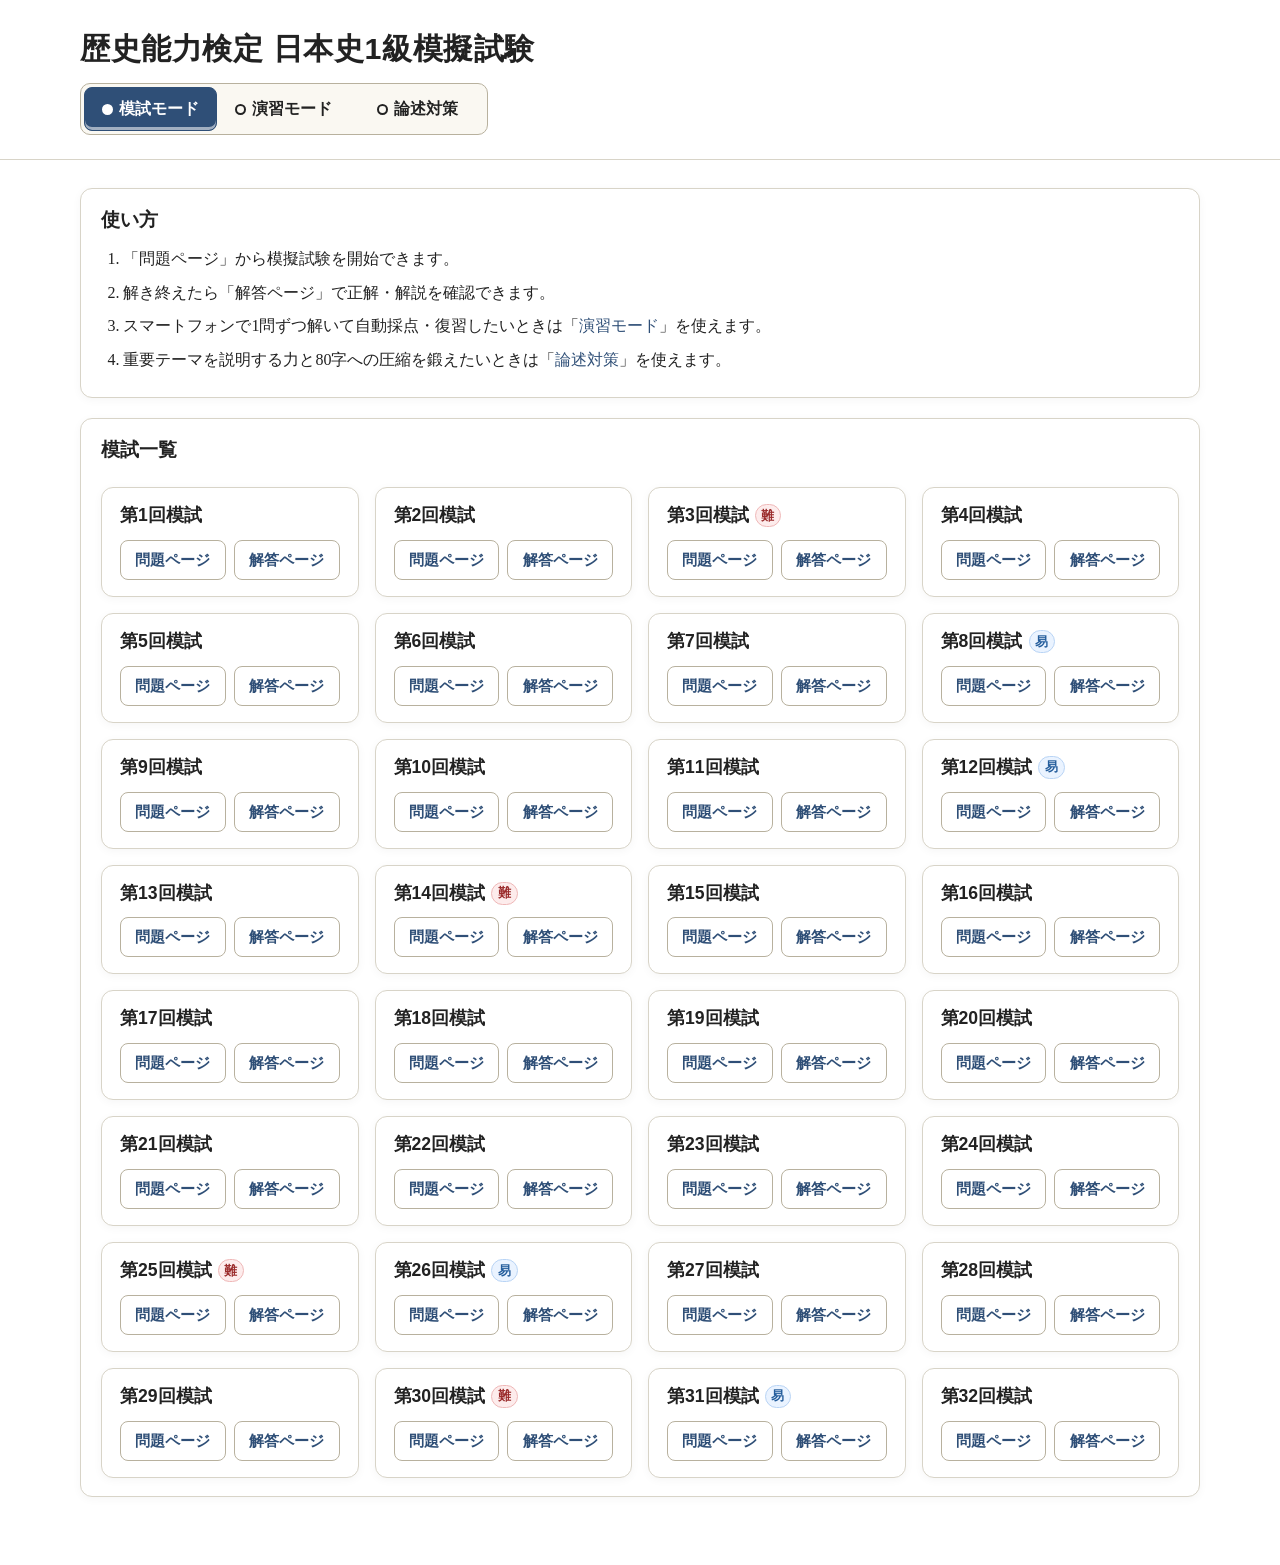
<file: index.html>
<!DOCTYPE html>
<html lang="ja">
<head>
  <meta charset="UTF-8">
  <meta name="viewport" content="width=device-width, initial-scale=1.0">
  <title>歴史能力検定 日本史1級模擬試験</title>
  <link rel="stylesheet" href="assets/exam.css">
  <script async src="https://www.googletagmanager.com/gtag/js?id=G-TKL5WQJBSB"></script>
  <script>
    window.dataLayer = window.dataLayer || [];
    function gtag(){dataLayer.push(arguments);}
    gtag('js', new Date());
    gtag('config', 'G-TKL5WQJBSB');
  </script>
</head>
<body class="page-home">
  <header class="site-header">
    <div class="wrap">
      <h1>歴史能力検定 日本史1級模擬試験</h1>
      <nav class="mode-switch" aria-label="モード切替">
        <a href="index.html" class="mode-switch-item is-current" aria-current="page" data-mode-link="mock">
          <span class="mode-switch-mark" aria-hidden="true"></span>模試モード
        </a>
        <a href="practice.html" class="mode-switch-item" data-mode-link="practice">
          <span class="mode-switch-mark" aria-hidden="true"></span>演習モード
        </a>
        <a href="essay.html" class="mode-switch-item" data-mode-link="essay">
          <span class="mode-switch-mark" aria-hidden="true"></span>論述対策
        </a>
      </nav>
    </div>
  </header>

  <main class="wrap home-main">
    <section class="panel">
      <h2>使い方</h2>
      <ol class="plain-list ordered">
        <li>「問題ページ」から模擬試験を開始できます。</li>
        <li>解き終えたら「解答ページ」で正解・解説を確認できます。</li>
        <li>スマートフォンで1問ずつ解いて自動採点・復習したいときは「<a href="practice.html">演習モード</a>」を使えます。</li>
        <li>重要テーマを説明する力と80字への圧縮を鍛えたいときは「<a href="essay.html">論述対策</a>」を使えます。</li>
      </ol>
    </section>

    <section class="panel">
      <div class="section-head">
        <h2>模試一覧</h2>
      </div>
      <div id="mock-list" class="mock-grid"></div>
    </section>
  </main>


  <script src="assets/exam.js"></script>
</body>
</html>
</file>
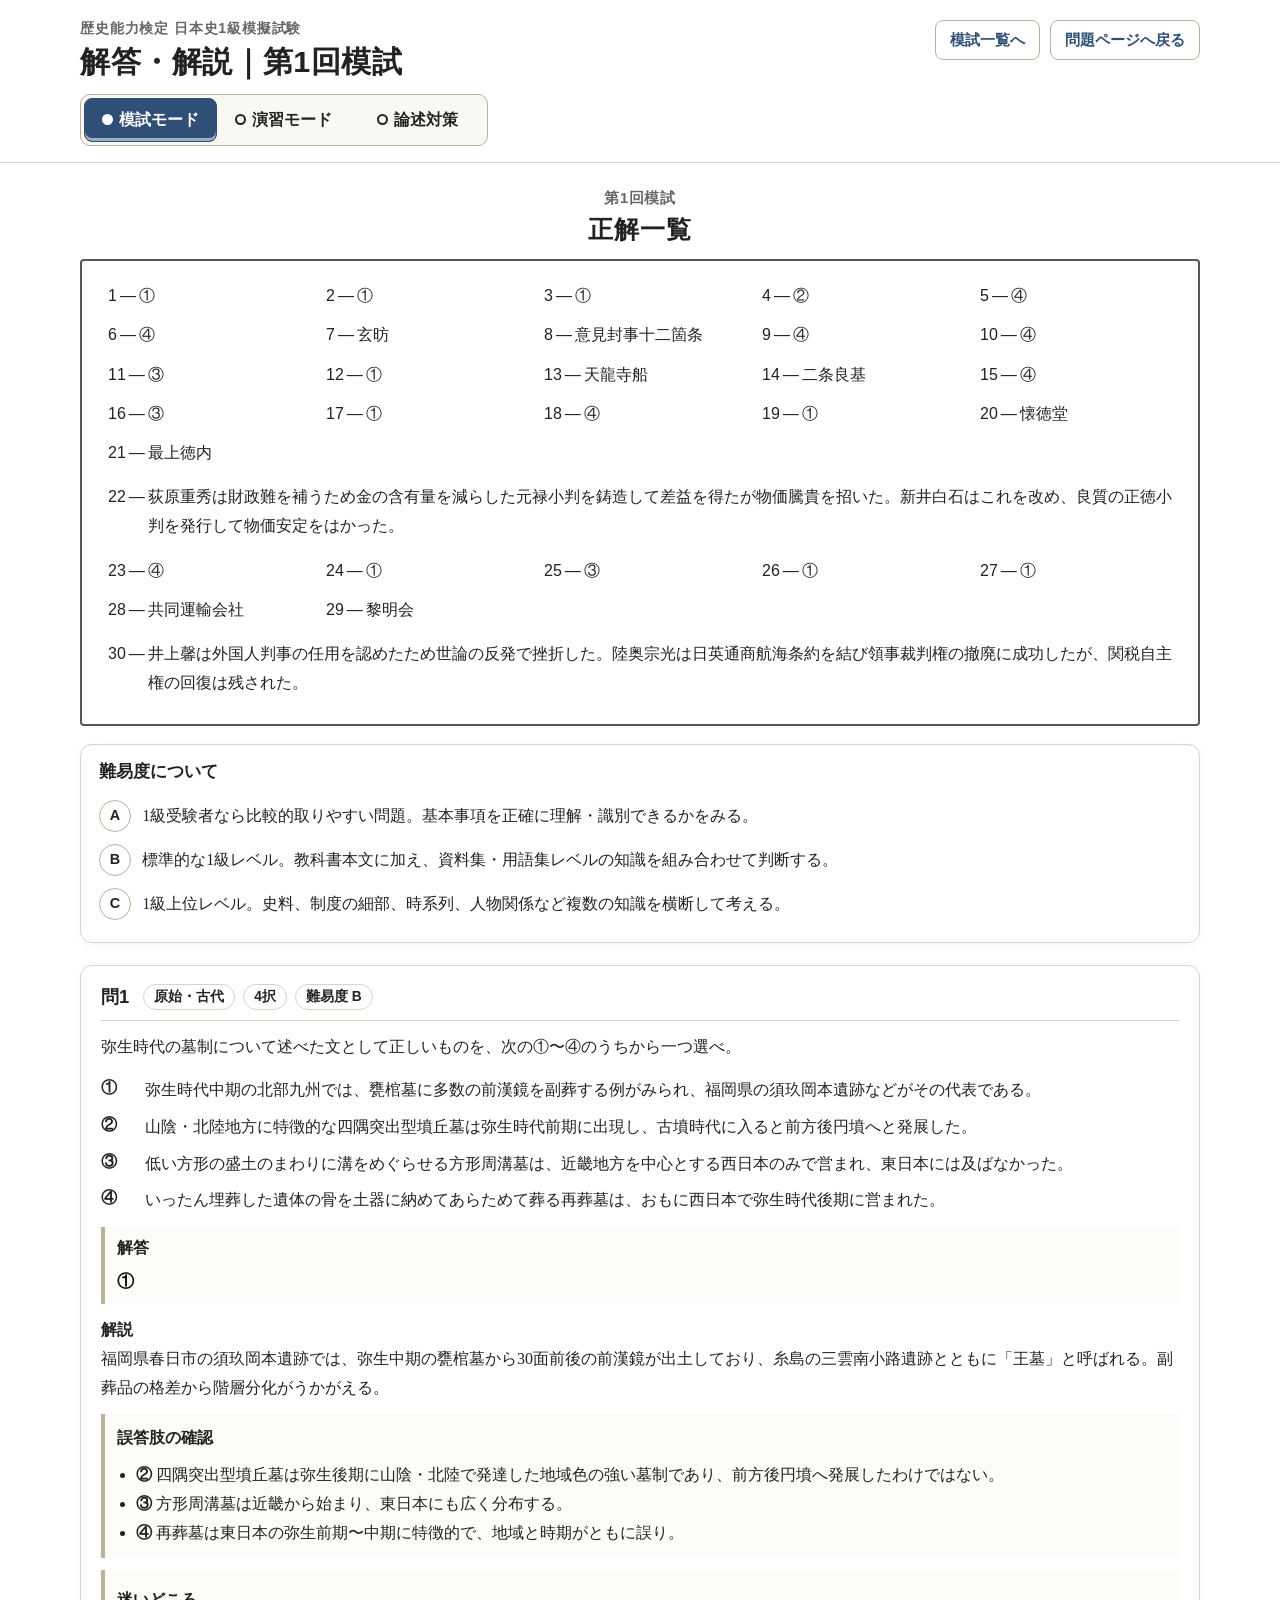
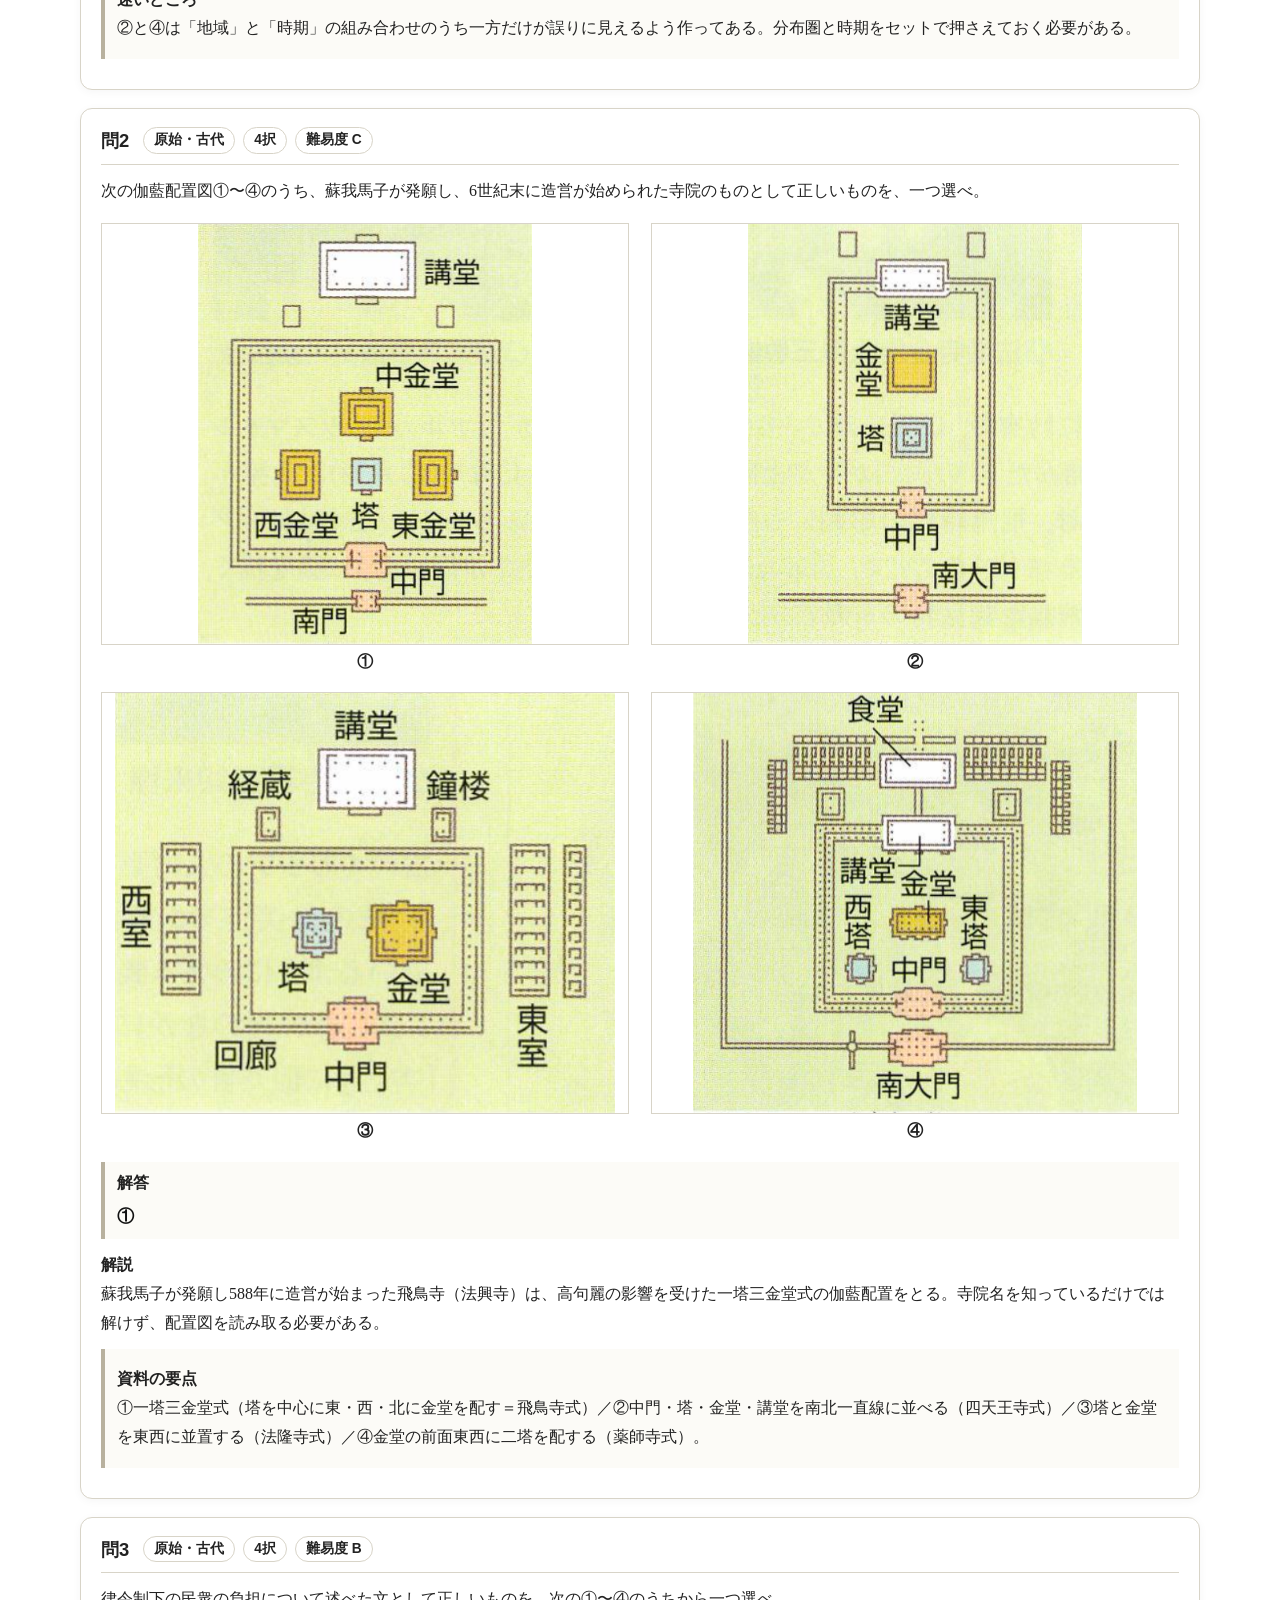
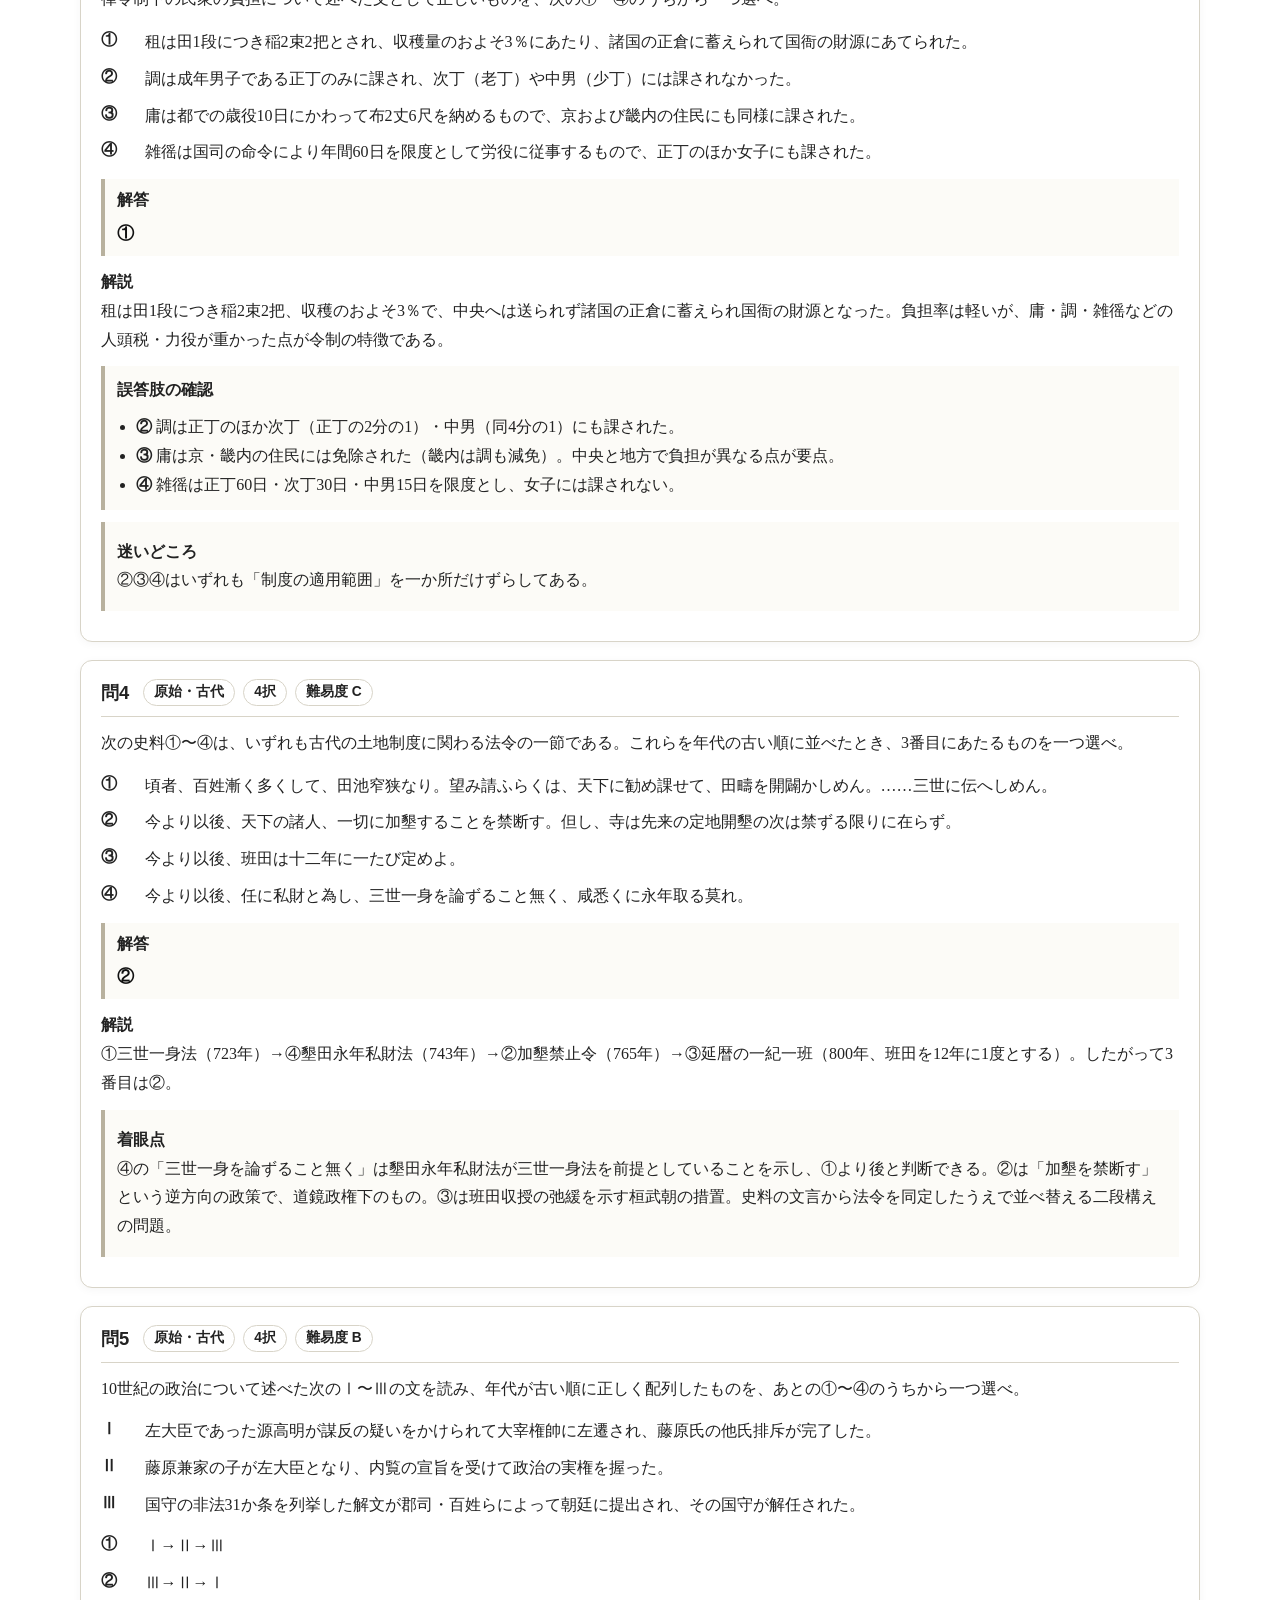
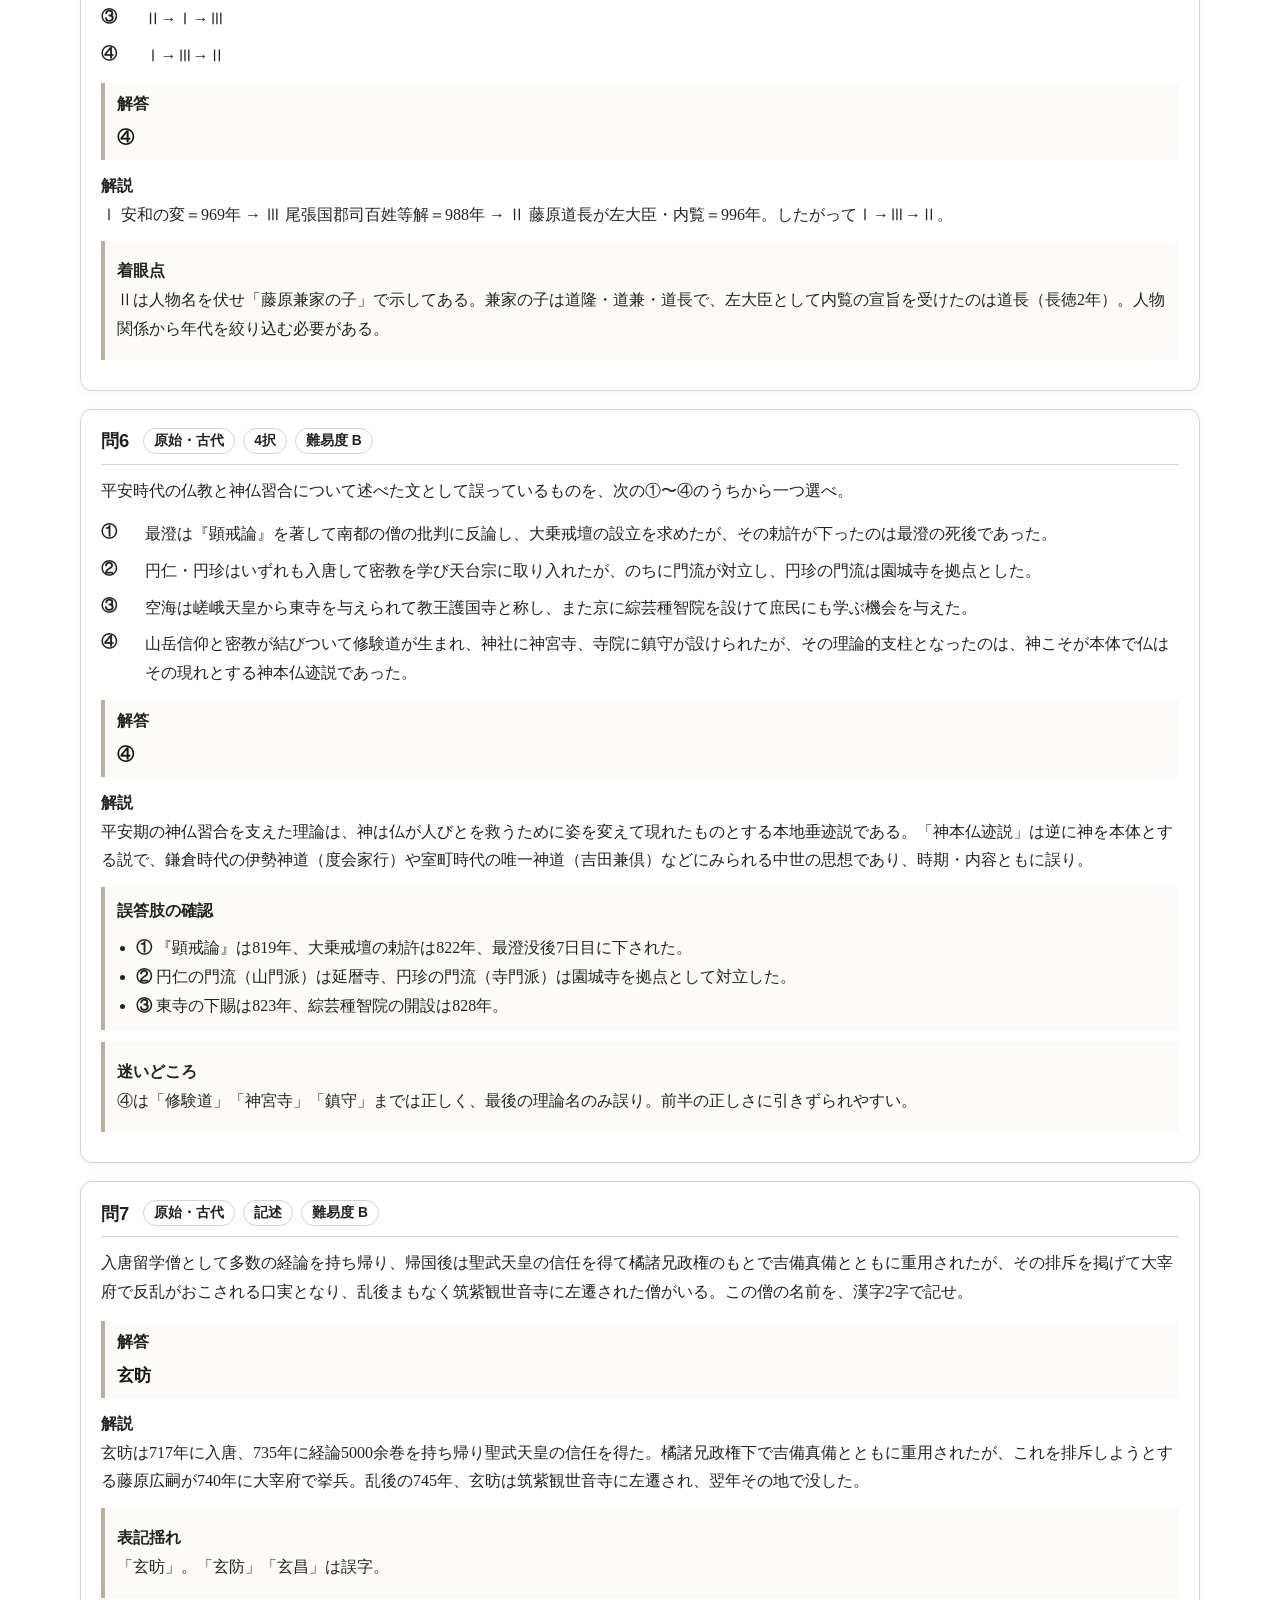
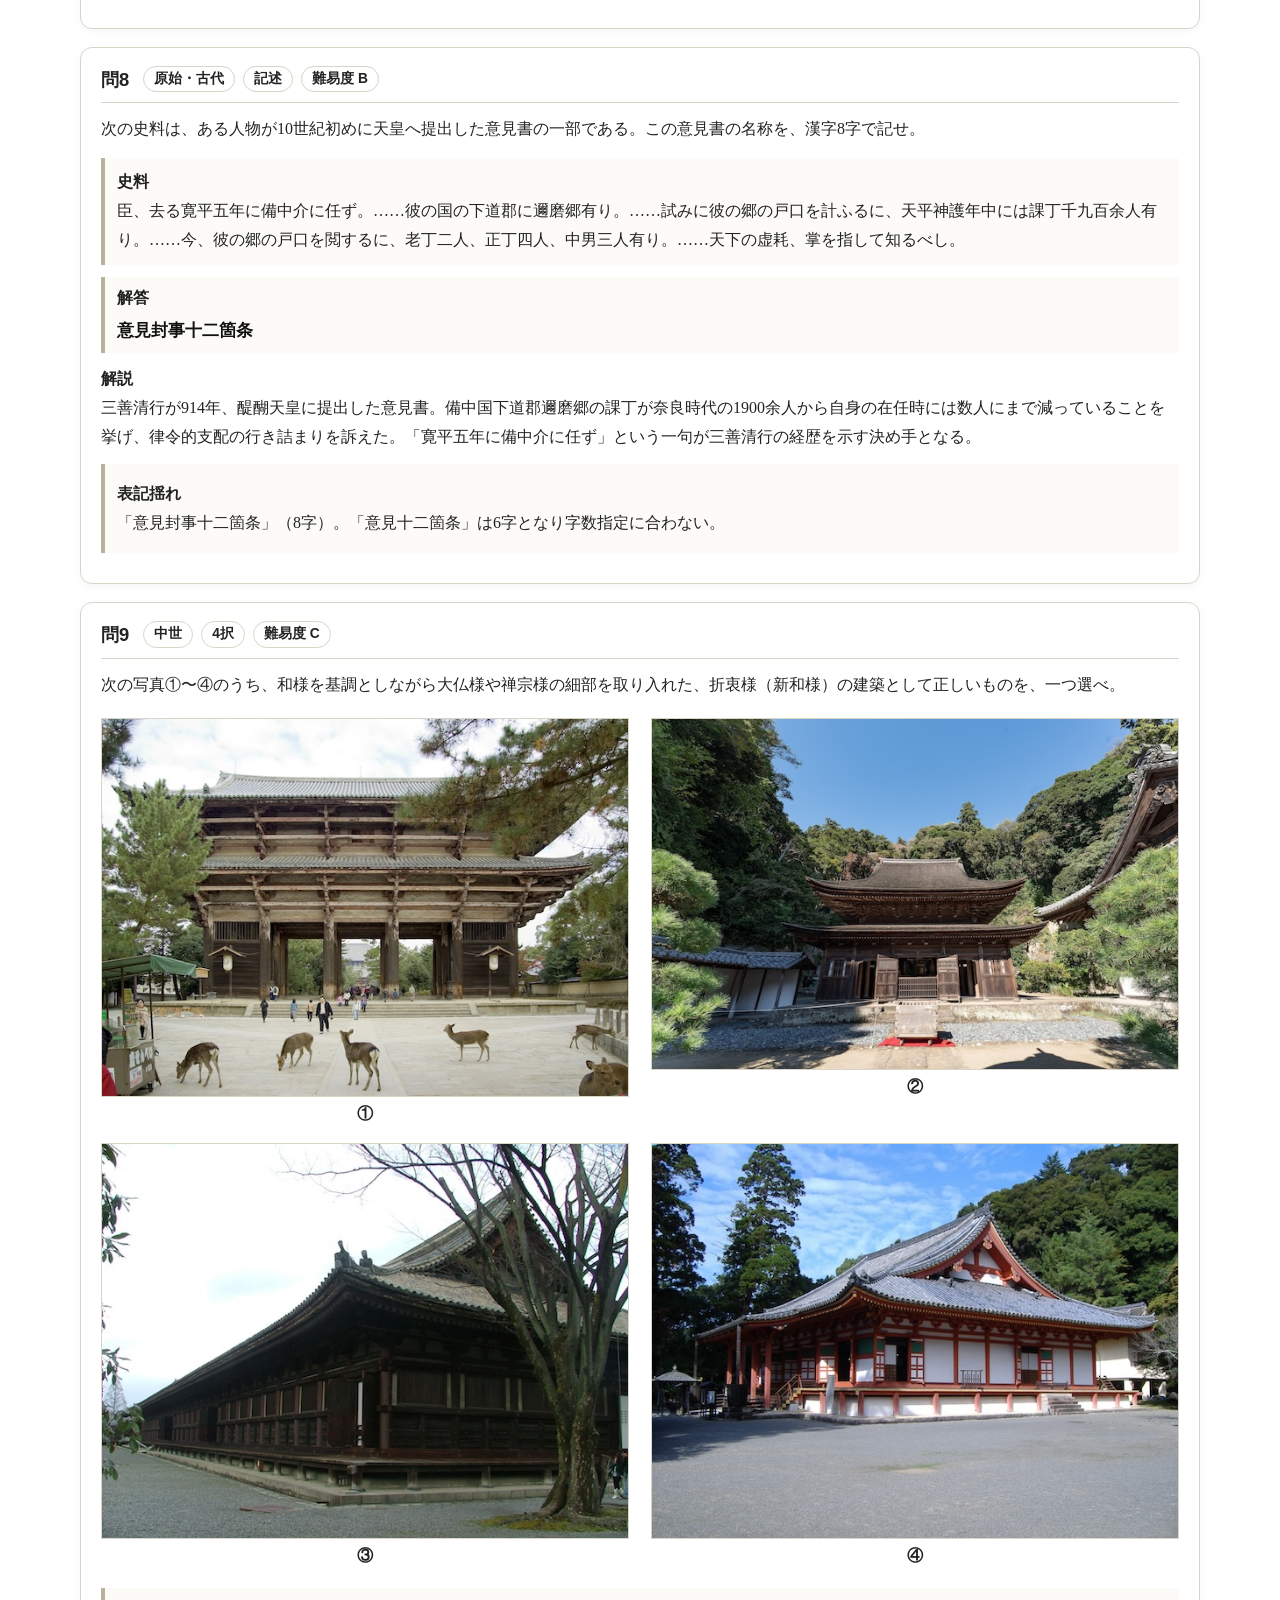
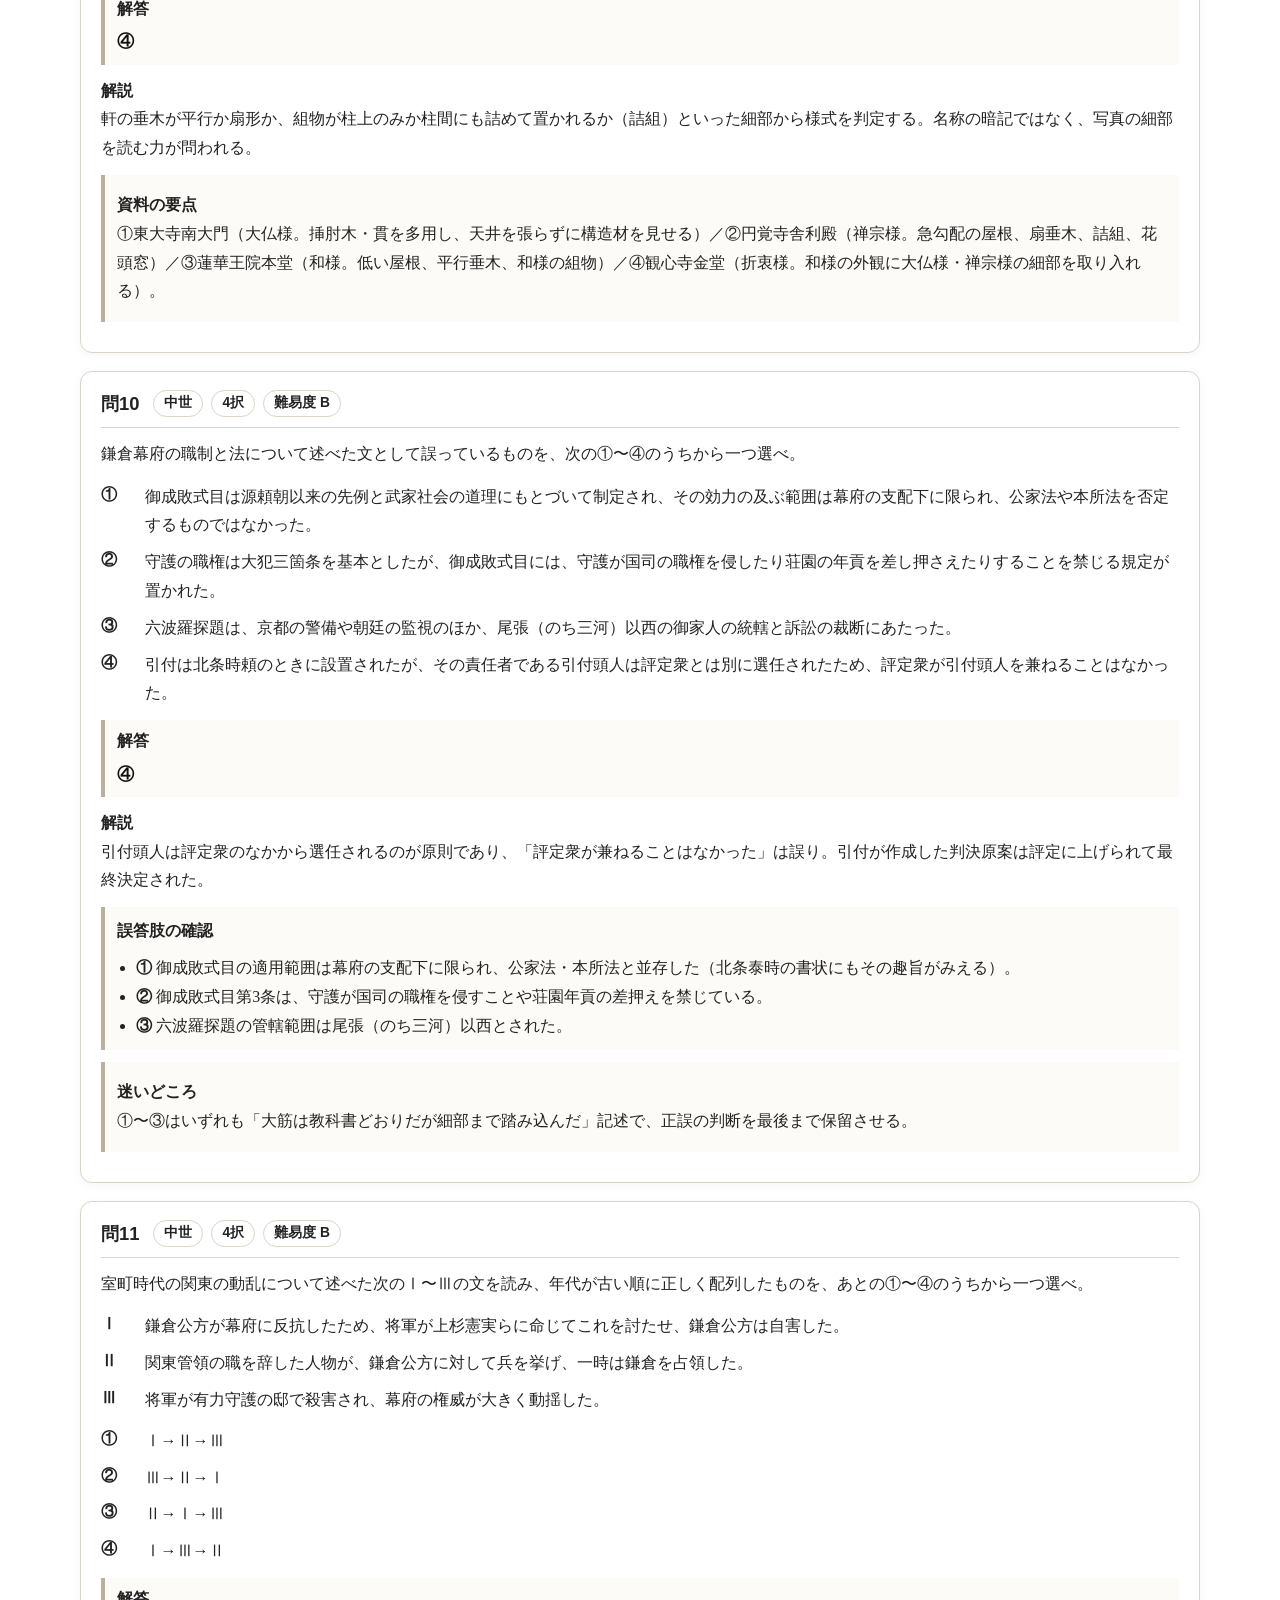
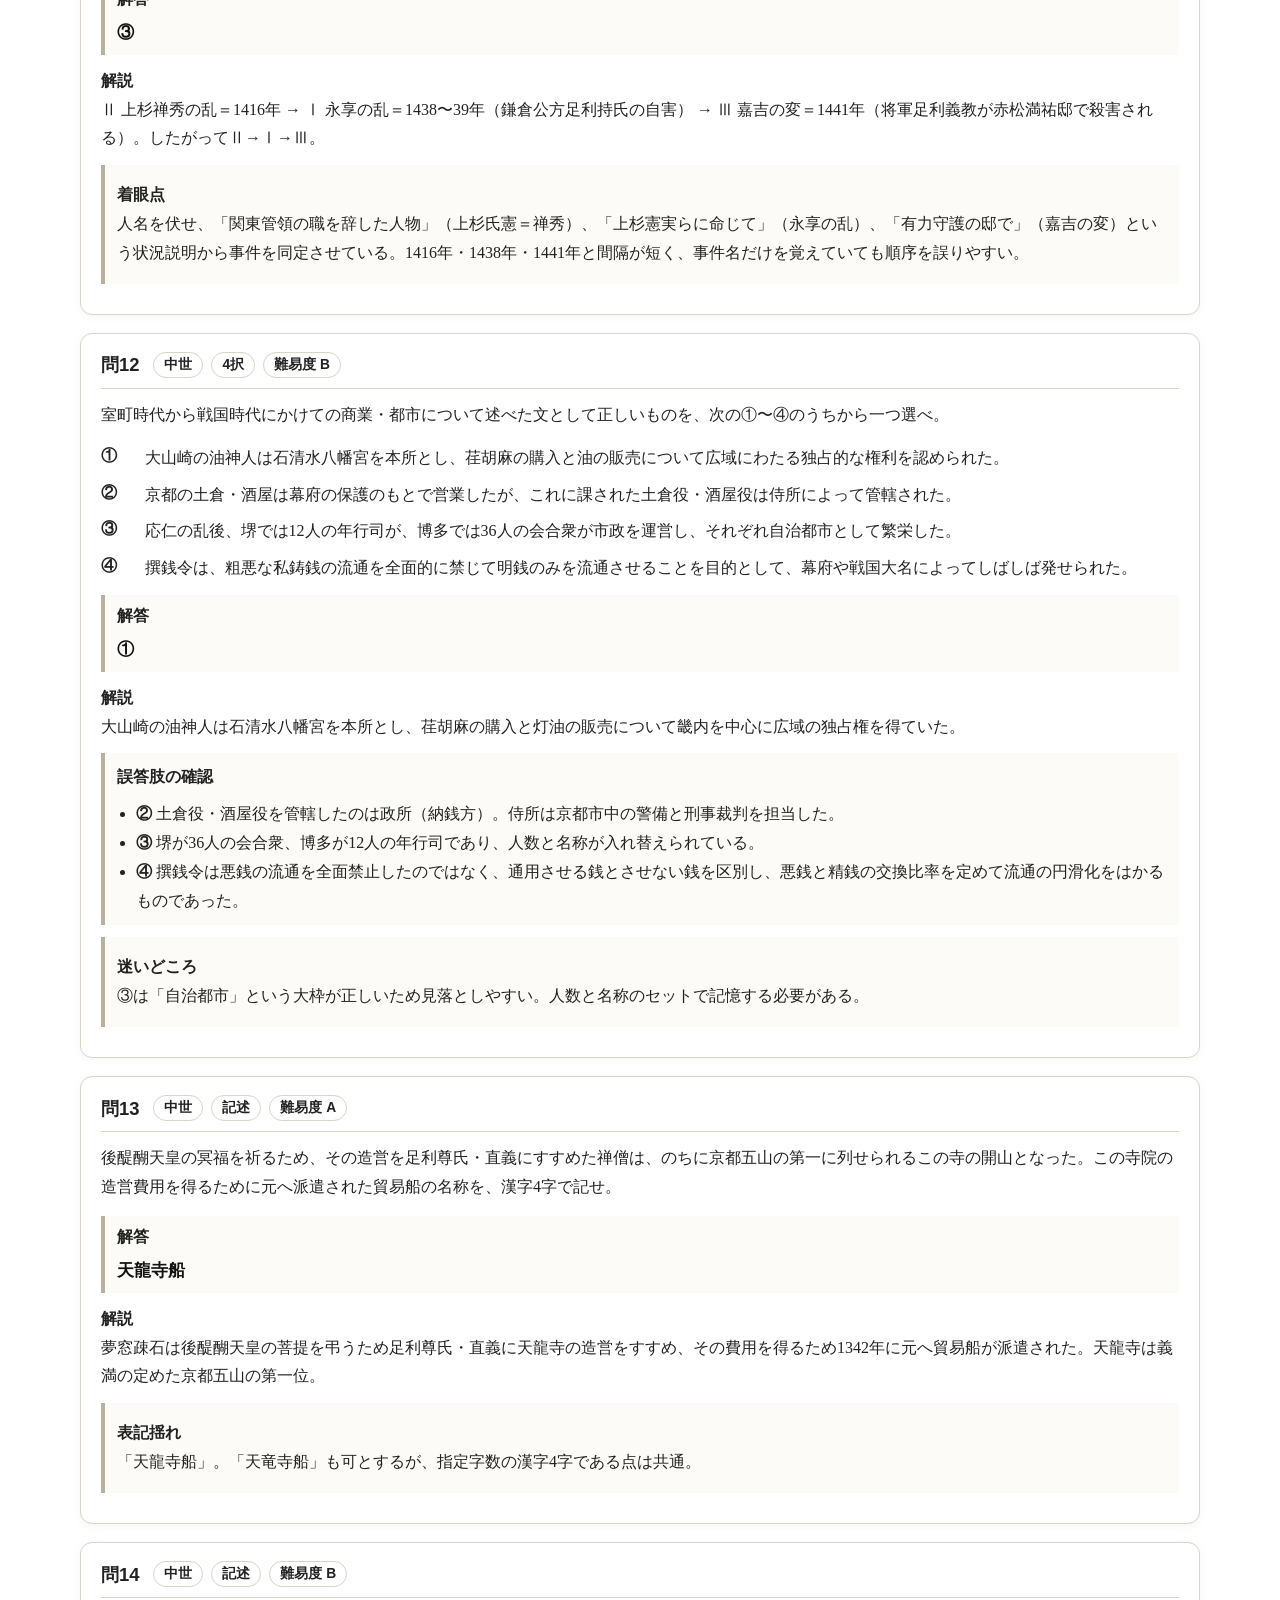
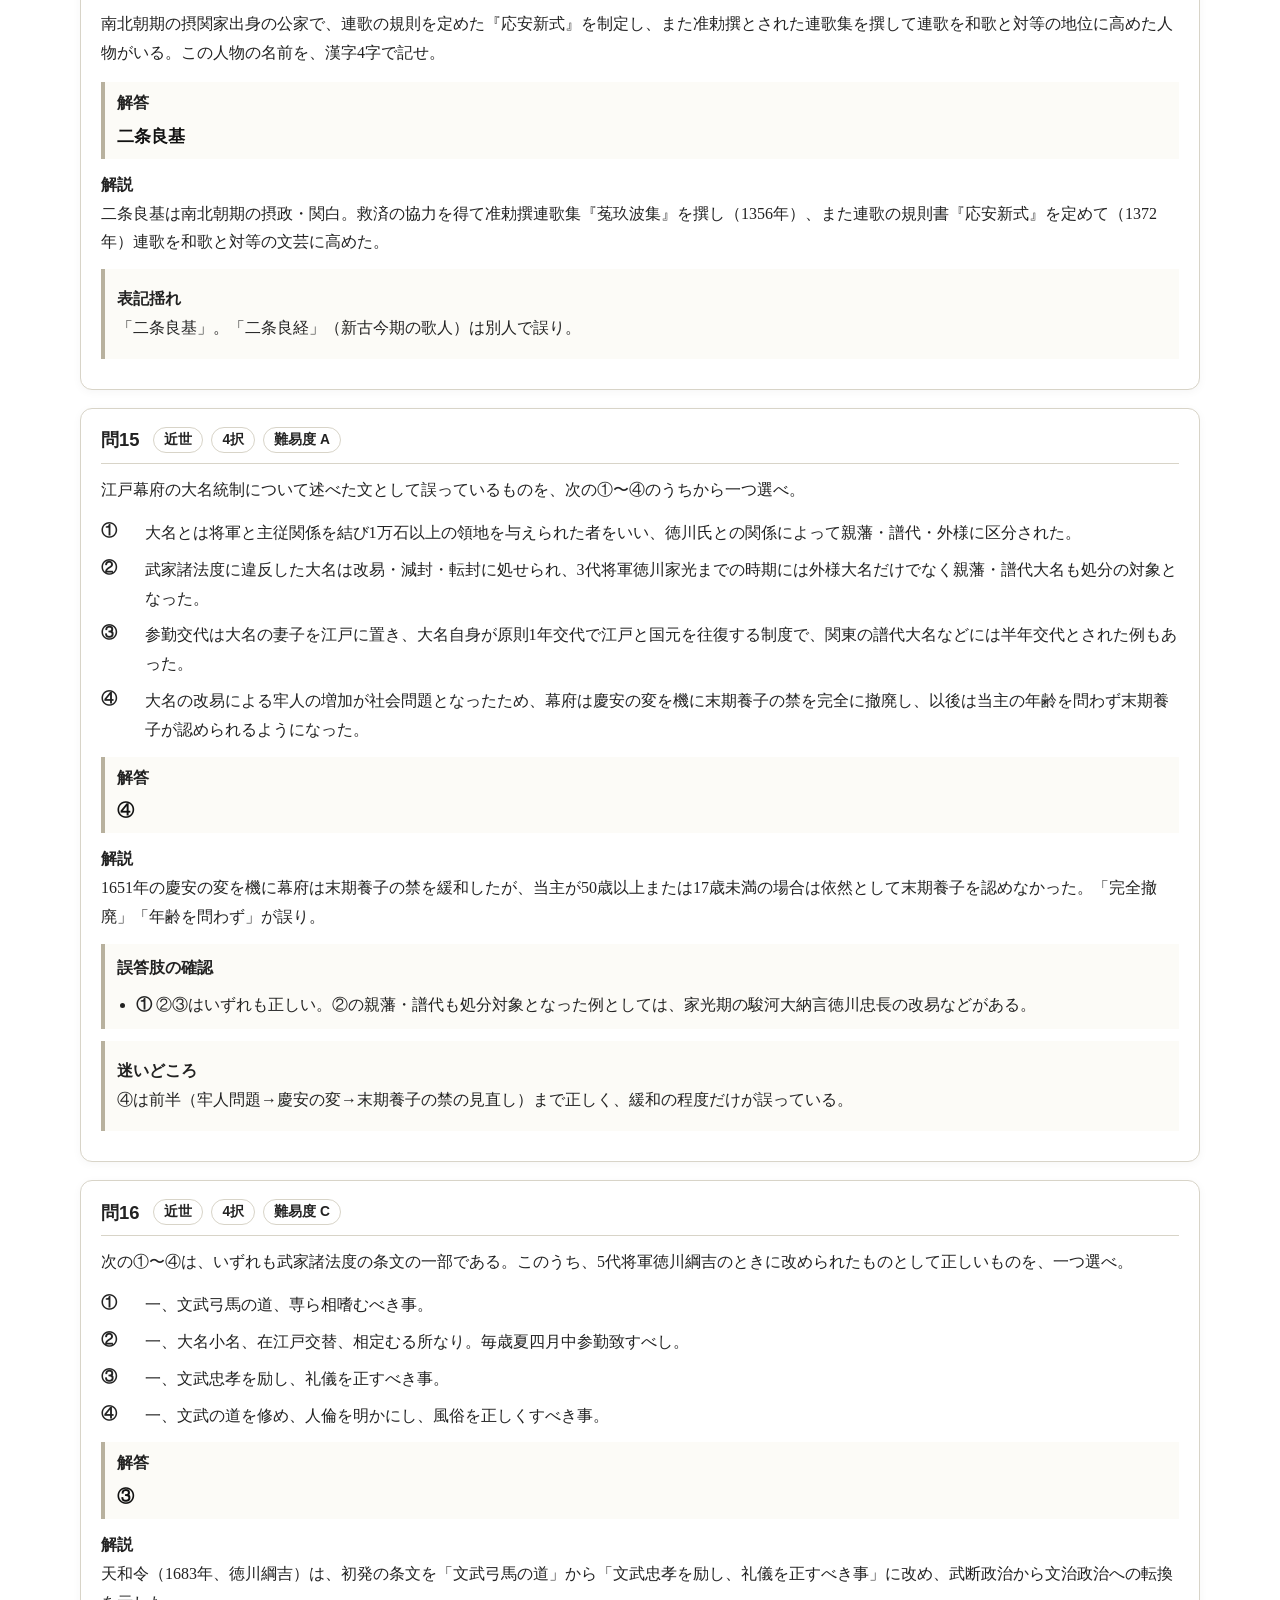
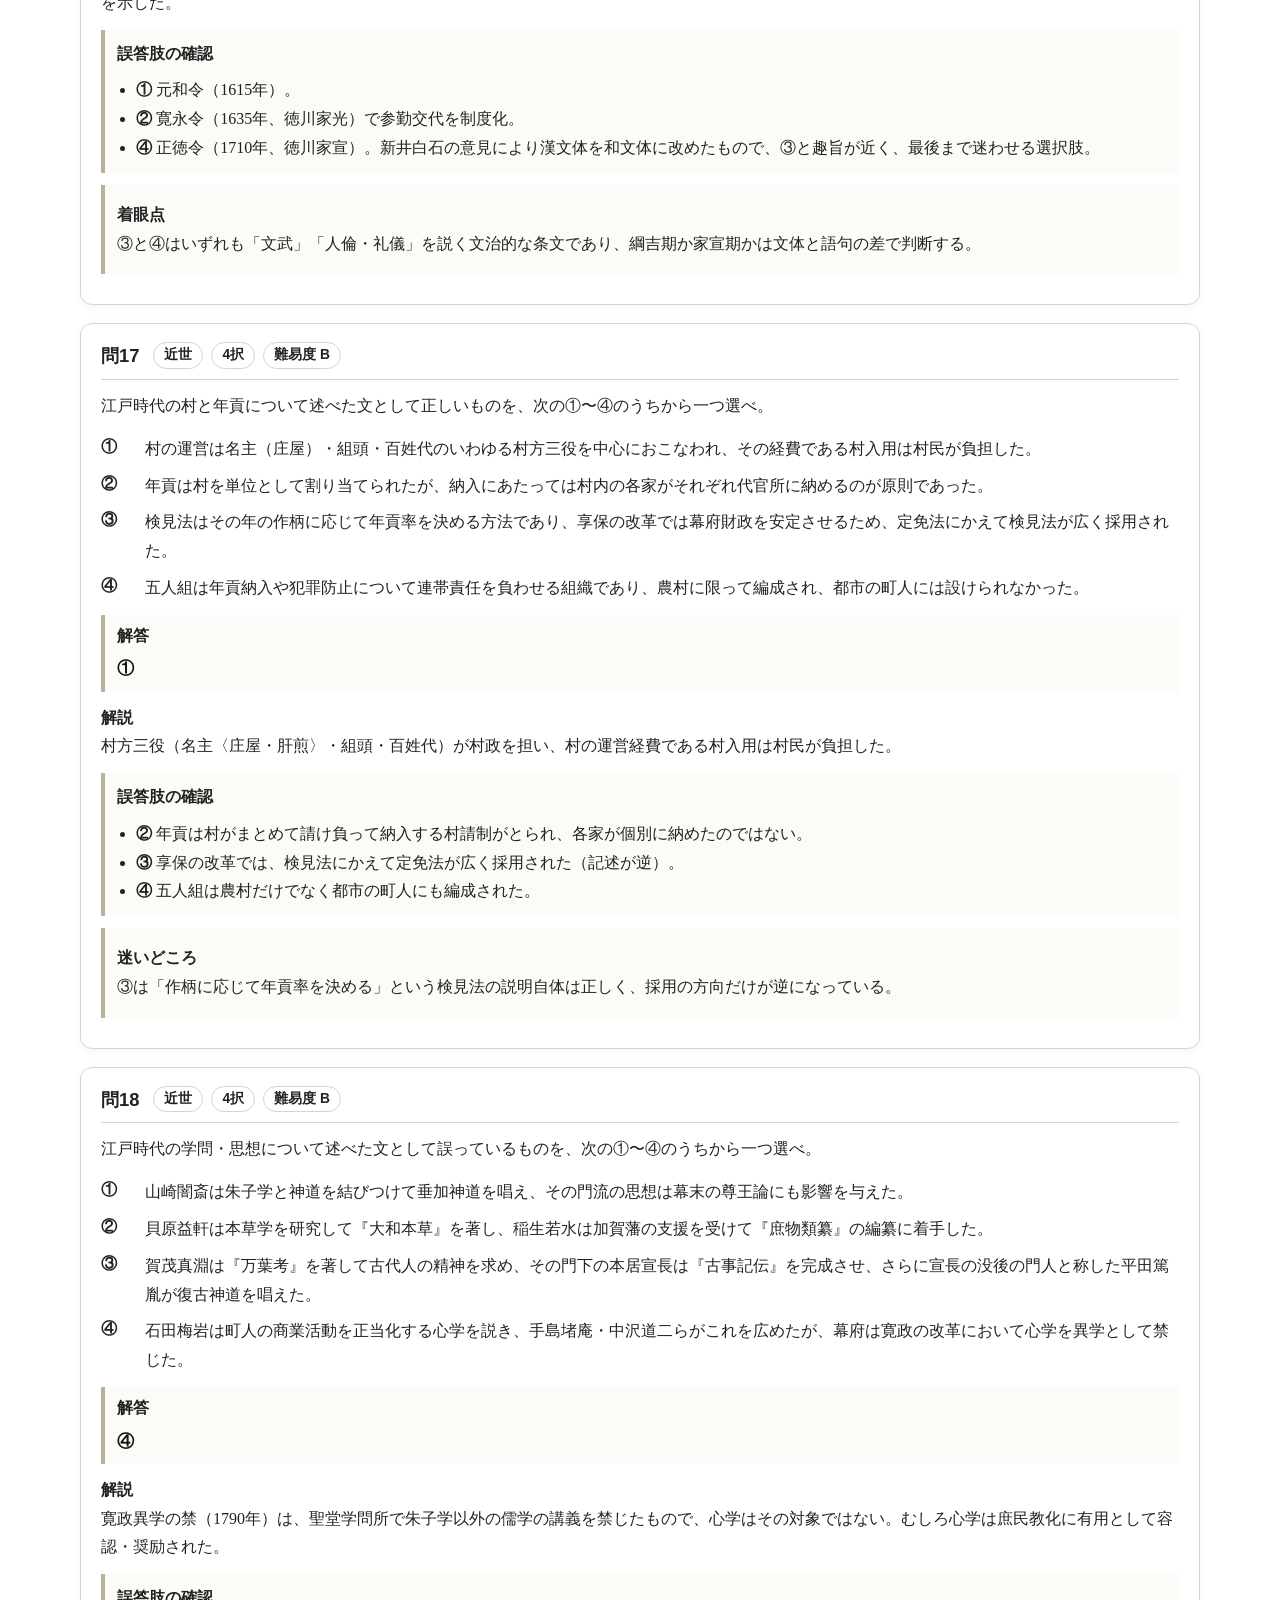
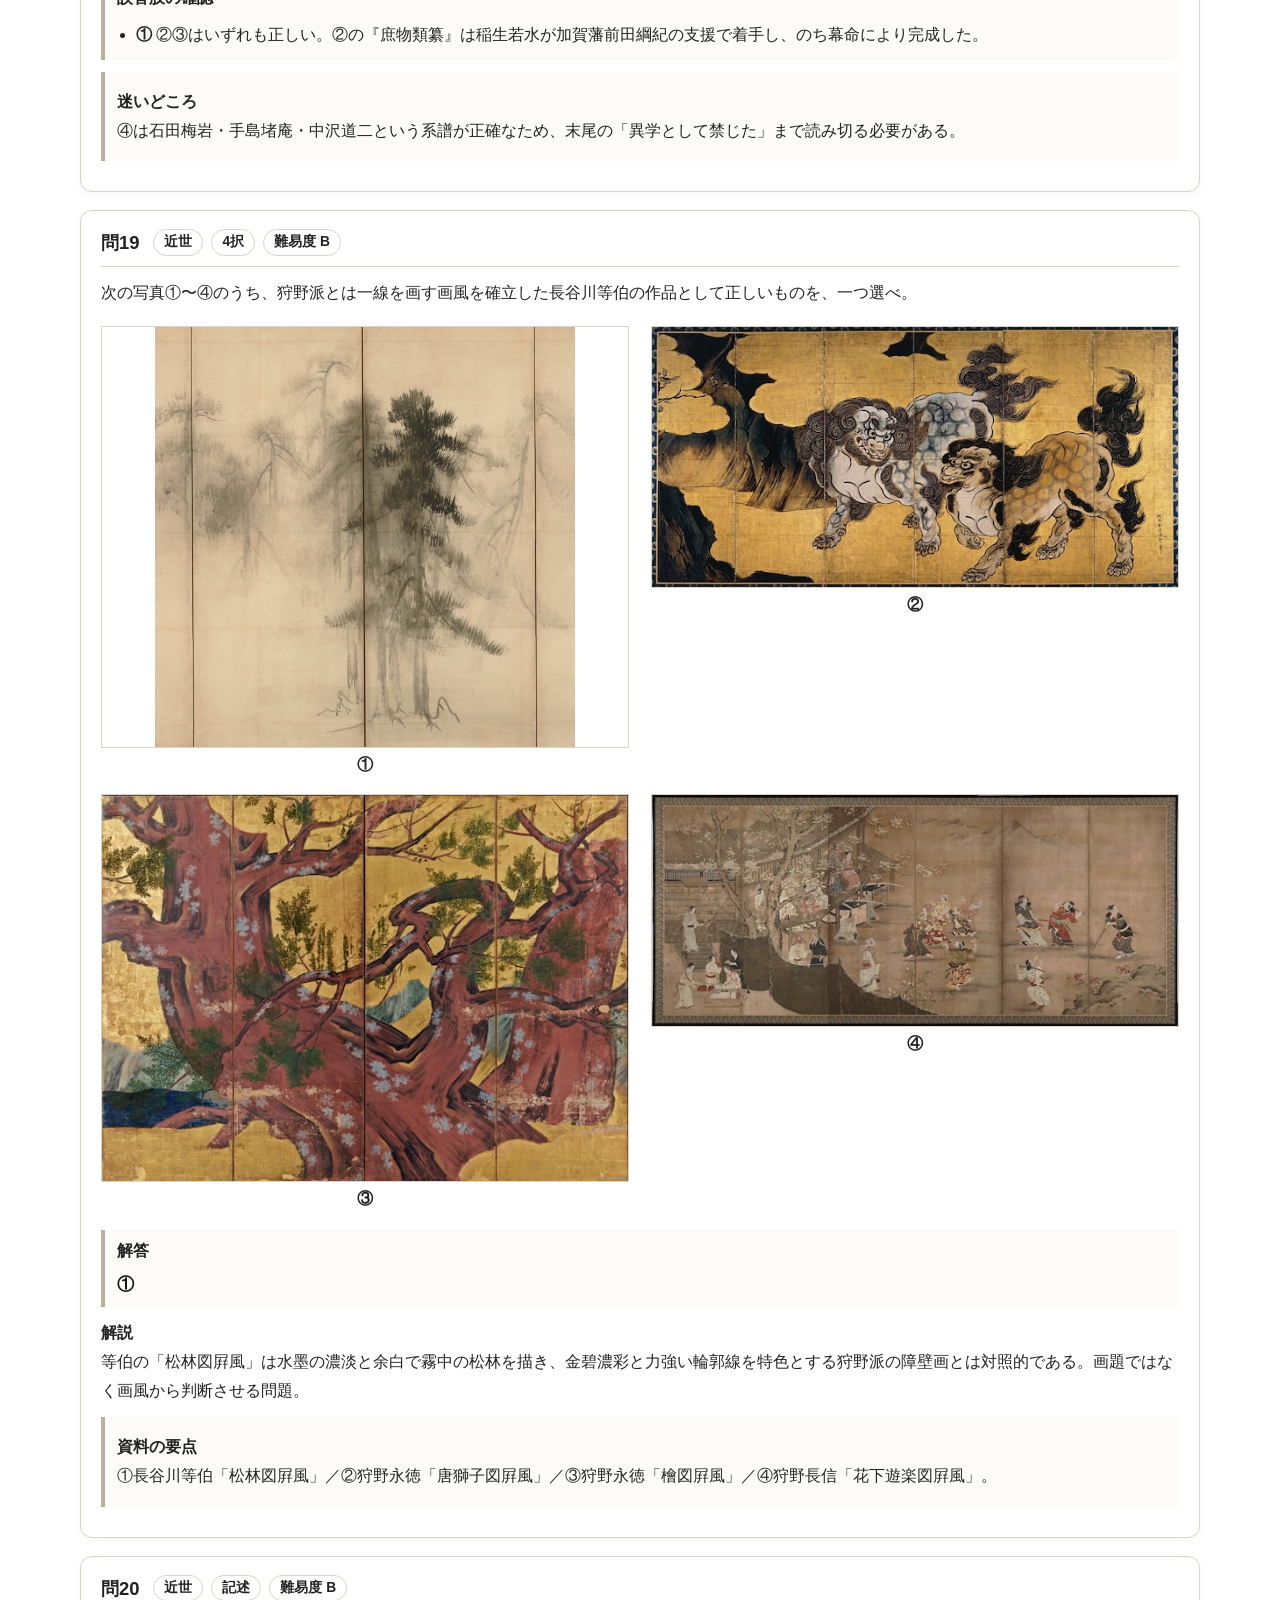
<file: answers.html>
<!DOCTYPE html>
<html lang="ja">
<head>
  <meta charset="UTF-8">
  <meta name="viewport" content="width=device-width, initial-scale=1.0">
  <title>解答ページ | 歴史能力検定 日本史1級模擬試験</title>
  <link rel="stylesheet" href="assets/exam.css">
  <script>
    window.dataLayer = window.dataLayer || [];
    function gtag(){dataLayer.push(arguments);}
    gtag('js', new Date());
    gtag('config', 'G-TKL5WQJBSB');
  </script>
</head>
<body class="page-answers">
  <header class="site-header compact">
    <div class="wrap">
      <div class="header-row">
        <div>
          <p class="eyebrow">歴史能力検定 日本史1級模擬試験</p>
          <h1 id="page-title">解答ページ</h1>
        </div>
        <nav class="header-nav">
          <a href="index.html">模試一覧へ</a>
          <a id="top-question-link" href="#">問題ページへ戻る</a>
        </nav>
      </div>
      <nav class="mode-switch" aria-label="モード切替">
        <a href="index.html" class="mode-switch-item is-current" aria-current="true" data-mode-link="mock">
          <span class="mode-switch-mark" aria-hidden="true"></span>模試モード
        </a>
        <a href="practice.html" class="mode-switch-item" data-mode-link="practice">
          <span class="mode-switch-mark" aria-hidden="true"></span>演習モード
        </a>
        <a href="essay.html" class="mode-switch-item" data-mode-link="essay">
          <span class="mode-switch-mark" aria-hidden="true"></span>論述対策
        </a>
      </nav>
    </div>
  </header>

  <main class="wrap exam-layout">
    <section id="answer-summary" class="answer-summary"></section>

    <section class="difficulty-guide">
      <h2>難易度について</h2>
      <dl>
        <div>
          <dt>A</dt>
          <dd>1級受験者なら比較的取りやすい問題。基本事項を正確に理解・識別できるかをみる。</dd>
        </div>
        <div>
          <dt>B</dt>
          <dd>標準的な1級レベル。教科書本文に加え、資料集・用語集レベルの知識を組み合わせて判断する。</dd>
        </div>
        <div>
          <dt>C</dt>
          <dd>1級上位レベル。史料、制度の細部、時系列、人物関係など複数の知識を横断して考える。</dd>
        </div>
      </dl>
    </section>

    <div id="answers-container" class="question-list"></div>
    <div id="answer-nav-bottom" class="bottom-nav"></div>
  </main>

  <script src="assets/exam.js"></script>
</body>
</html>
</file>
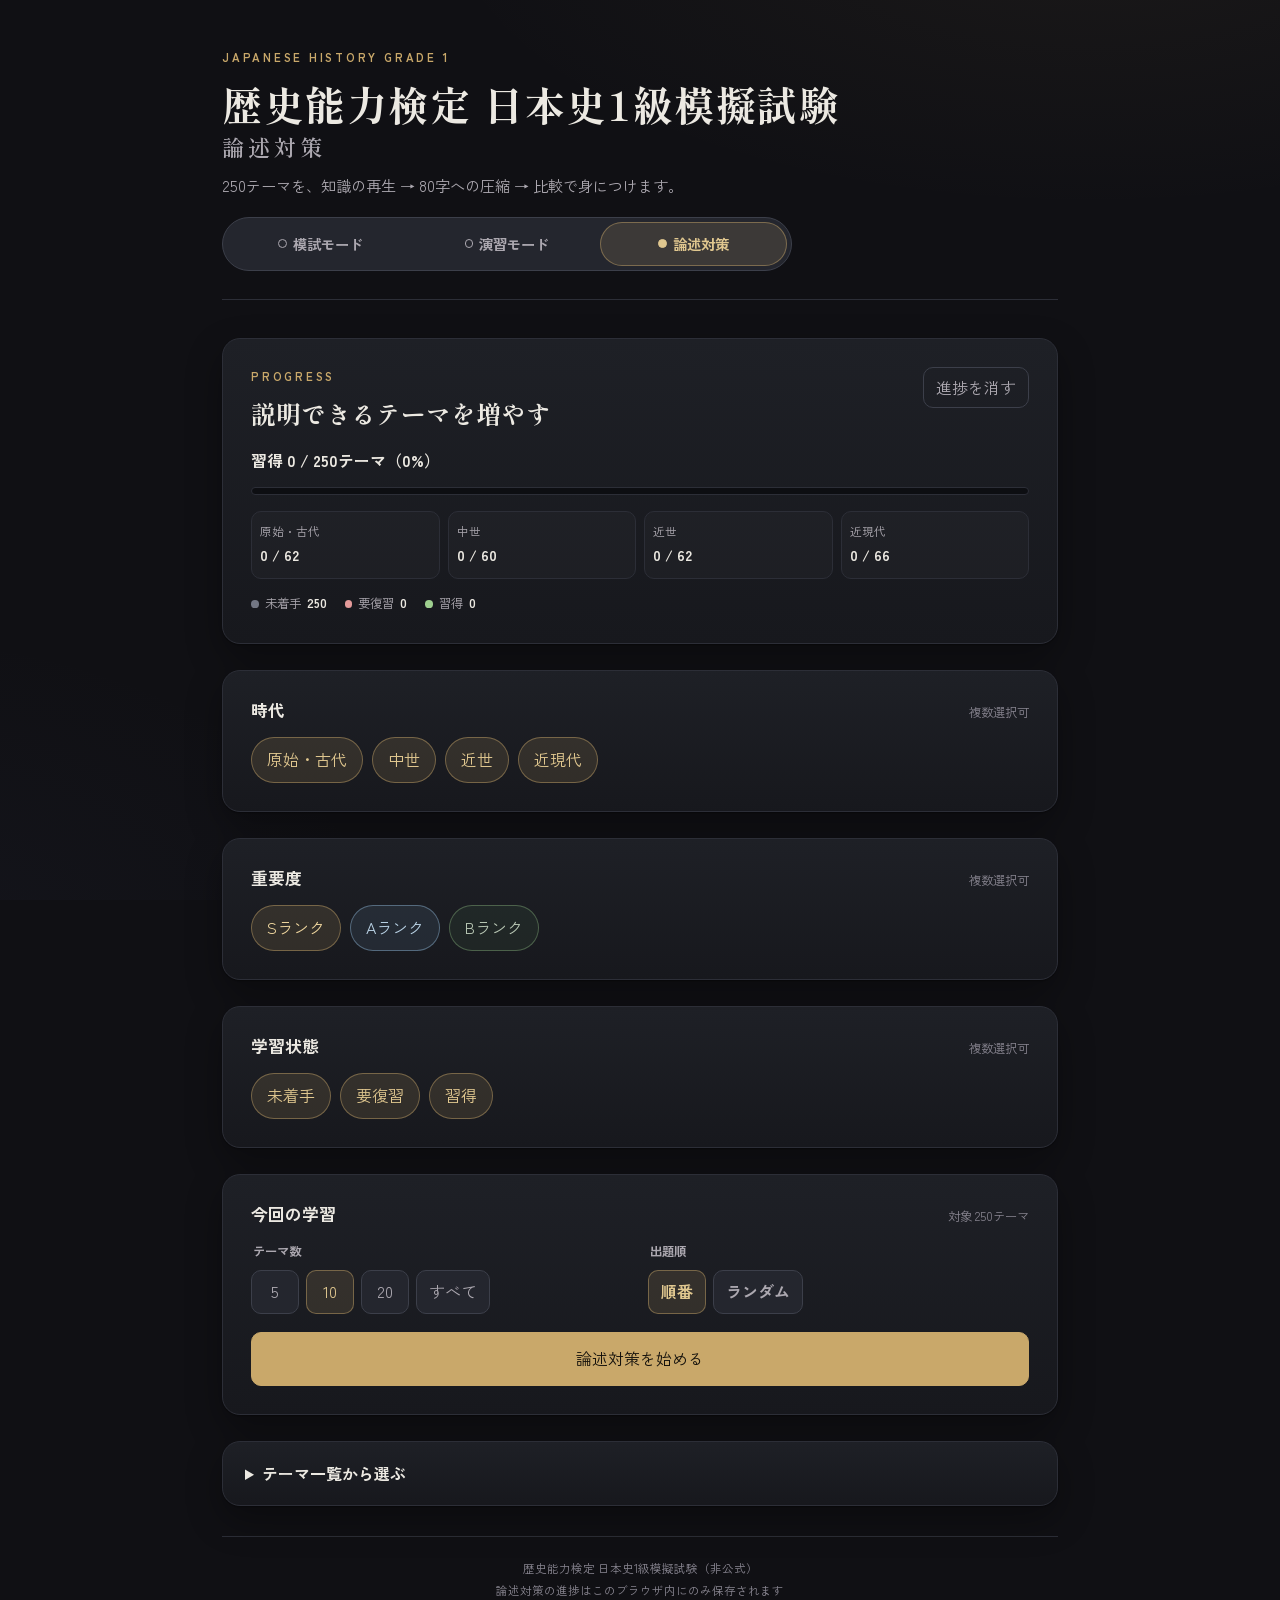
<file: essay.html>
<!DOCTYPE html>
<html lang="ja">
<head>
  <meta charset="UTF-8">
  <meta name="viewport" content="width=device-width, initial-scale=1.0">
  <meta name="color-scheme" content="dark">
  <meta name="theme-color" content="#101014">
  <title>論述対策 | 歴史能力検定 日本史1級模擬試験</title>
  <link rel="preconnect" href="https://fonts.googleapis.com">
  <link rel="preconnect" href="https://fonts.gstatic.com" crossorigin>
  <link href="https://fonts.googleapis.com/css2?family=Shippori+Mincho:wght@600;700&family=Zen+Kaku+Gothic+New:wght@400;500;700&display=swap" rel="stylesheet">
  <link rel="stylesheet" href="assets/exam.css">
  <link rel="stylesheet" href="assets/essay.css">
  <script async src="https://www.googletagmanager.com/gtag/js?id=G-TKL5WQJBSB"></script>
  <script>
    window.dataLayer = window.dataLayer || [];
    function gtag(){dataLayer.push(arguments);}
    gtag('js', new Date());
    gtag('config', 'G-TKL5WQJBSB');
  </script>
</head>
<body class="page-essay" data-screen="setup">
<div class="essay-app">
  <header class="essay-header">
    <p class="essay-eyebrow">JAPANESE HISTORY GRADE 1</p>
    <h1 class="essay-title">
      <span class="essay-title-main">歴史能力検定 <span class="nowrap">日本史1級模擬試験</span></span>
      <span class="essay-title-sub">論述対策</span>
    </h1>
    <p class="essay-lead"><span id="total-theme-count">250</span>テーマを、知識の再生 → 80字への圧縮 → 比較で身につけます。</p>
    <nav class="mode-switch essay-mode-switch" aria-label="モード切替">
      <a href="index.html" class="mode-switch-item" data-mode-link="mock"><span class="mode-switch-mark" aria-hidden="true"></span>模試モード</a>
      <a href="practice.html" class="mode-switch-item" data-mode-link="practice"><span class="mode-switch-mark" aria-hidden="true"></span>演習モード</a>
      <a href="essay.html" class="mode-switch-item is-current" aria-current="page" data-mode-link="essay"><span class="mode-switch-mark" aria-hidden="true"></span>論述対策</a>
    </nav>
  </header>

  <div id="load-notice" class="load-notice" hidden></div>

  <main id="screen-setup" class="essay-screen" aria-label="論述対策の設定">
    <section class="essay-card progress-card" aria-labelledby="progress-heading">
      <div class="card-head-row">
        <div>
          <p class="section-kicker">PROGRESS</p>
          <h2 id="progress-heading" class="section-title">説明できるテーマを増やす</h2>
        </div>
        <button type="button" id="reset-progress-btn" class="small-btn">進捗を消す</button>
      </div>
      <p id="progress-headline" class="progress-headline">読み込み中…</p>
      <div class="progress-track" aria-hidden="true"><span id="progress-fill"></span></div>
      <div id="period-progress" class="period-progress"></div>
      <div class="status-legend" aria-label="状態の内訳">
        <span><i class="status-dot is-new"></i>未着手 <b id="count-new">0</b></span>
        <span><i class="status-dot is-review"></i>要復習 <b id="count-review">0</b></span>
        <span><i class="status-dot is-learned"></i>習得 <b id="count-learned">0</b></span>
      </div>
    </section>

    <section class="essay-card" aria-labelledby="period-heading">
      <div class="card-head-row compact"><h2 id="period-heading" class="section-title small">時代</h2><span class="section-note">複数選択可</span></div>
      <div id="period-options" class="filter-grid" role="group" aria-labelledby="period-heading"></div>
    </section>

    <section class="essay-card" aria-labelledby="importance-heading">
      <div class="card-head-row compact"><h2 id="importance-heading" class="section-title small">重要度</h2><span class="section-note">複数選択可</span></div>
      <div id="importance-options" class="filter-grid importance-grid" role="group" aria-labelledby="importance-heading"></div>
    </section>

    <section class="essay-card" aria-labelledby="status-heading">
      <div class="card-head-row compact"><h2 id="status-heading" class="section-title small">学習状態</h2><span class="section-note">複数選択可</span></div>
      <div id="status-options" class="filter-grid status-grid" role="group" aria-labelledby="status-heading"></div>
    </section>

    <section class="essay-card" aria-labelledby="session-heading">
      <div class="card-head-row compact"><h2 id="session-heading" class="section-title small">今回の学習</h2><span id="candidate-note" class="section-note">対象 —</span></div>
      <div class="session-row">
        <fieldset class="mini-fieldset">
          <legend>テーマ数</legend>
          <div id="count-options" class="segmented" role="radiogroup"></div>
        </fieldset>
        <fieldset class="mini-fieldset">
          <legend>出題順</legend>
          <div class="segmented">
            <label><input type="radio" name="order" value="sequential" checked><span>順番</span></label>
            <label><input type="radio" name="order" value="random"><span>ランダム</span></label>
          </div>
        </fieldset>
      </div>
      <button type="button" id="start-btn" class="primary-btn" disabled>論述対策を始める</button>
    </section>

    <details class="essay-card theme-browser" id="theme-browser">
      <summary>テーマ一覧から選ぶ</summary>
      <div class="browser-body">
        <label class="search-box" for="theme-search"><span>検索</span><input id="theme-search" type="search" placeholder="例：田堵、日米安保、鎌倉幕府"></label>
        <p class="browser-note">テーマ名・問い・重要知識から検索できます。</p>
        <div id="theme-list" class="theme-list"></div>
      </div>
    </details>
  </main>

  <main id="screen-study" class="essay-screen" hidden aria-label="論述対策">
    <div class="study-top">
      <div>
        <p id="study-meta" class="study-meta"></p>
        <p id="study-counter" class="study-counter">0 / 0</p>
      </div>
      <button type="button" id="quit-btn" class="small-btn">設定へ戻る</button>
    </div>
    <div class="session-progress"><span id="session-progress-fill"></span></div>

    <article class="essay-card study-card">
      <div class="theme-title-row">
        <div>
          <p id="study-period" class="theme-period"></p>
          <h2 id="study-theme" class="theme-title"></h2>
        </div>
        <span id="study-importance" class="importance-badge"></span>
      </div>

      <section class="question-block" aria-labelledby="question-label">
        <p id="question-label" class="block-label">QUESTION</p>
        <p id="study-question" class="study-question"></p>
      </section>

      <div id="pre-answer-actions" class="pre-answer-actions">
        <button type="button" id="write-btn" class="secondary-btn">80字で書いてみる</button>
        <button type="button" id="reveal-btn" class="primary-btn inline-primary">答えを見る</button>
      </div>

      <section id="writing-panel" class="writing-panel" hidden aria-labelledby="writing-label">
        <div class="writing-head">
          <p id="writing-label" class="block-label">YOUR 80 CHARACTERS</p>
          <span id="char-count" class="char-count">0 / 80字</span>
        </div>
        <textarea id="answer-input" rows="6" maxlength="240" placeholder="80字以内を目安に、自分の言葉でまとめてください。"></textarea>
        <p class="writing-note">改行は字数に含めません。採点は自動では行わず、コア回答・重要知識と比較します。</p>
      </section>

      <section id="answer-panel" class="answer-panel" hidden aria-labelledby="answer-label">
        <p id="answer-label" class="block-label">CORE ANSWER</p>
        <p id="core-answer" class="core-answer"></p>

        <div class="node-section">
          <p class="block-label">KNOWLEDGE NODES</p>
          <div id="knowledge-nodes" class="node-list"></div>
        </div>

        <div id="self-answer-compare" class="self-answer-compare" hidden>
          <p class="block-label">YOUR ANSWER</p>
          <p id="self-answer-text"></p>
        </div>

        <div class="rating-section">
          <p class="rating-title">このテーマの状態</p>
          <div class="rating-actions">
            <button type="button" class="rating-btn is-review" data-rate="review">要復習</button>
            <button type="button" class="rating-btn is-learned" data-rate="learned">習得</button>
          </div>
          <p id="rating-note" class="rating-note" aria-live="polite"></p>
        </div>

        <div class="ai-actions">
          <button type="button" id="ai-review-btn" class="ai-btn" disabled>AI添削用プロンプトをコピー</button>
          <button type="button" id="ai-deep-btn" class="ai-btn">AI深掘り用プロンプトをコピー</button>
        </div>
        <p class="ai-note">コピーしたプロンプトをChatGPT・Claudeなどに貼り付けて使えます。</p>
      </section>
    </article>

    <nav class="study-nav" aria-label="テーマ移動">
      <button type="button" id="prev-btn" class="secondary-btn">前へ</button>
      <button type="button" id="next-btn" class="primary-btn inline-primary">次へ</button>
    </nav>
  </main>

  <footer class="essay-footer">
    <p>歴史能力検定 日本史1級模擬試験（非公式）</p>
    <p>論述対策の進捗はこのブラウザ内にのみ保存されます</p>
  </footer>
</div>

<div id="toast" class="toast" role="status" aria-live="polite" hidden></div>
<input type="file" id="core-file-input" accept=".json,application/json" hidden>

<script src="assets/essay.js"></script>
</body>
</html>
</file>
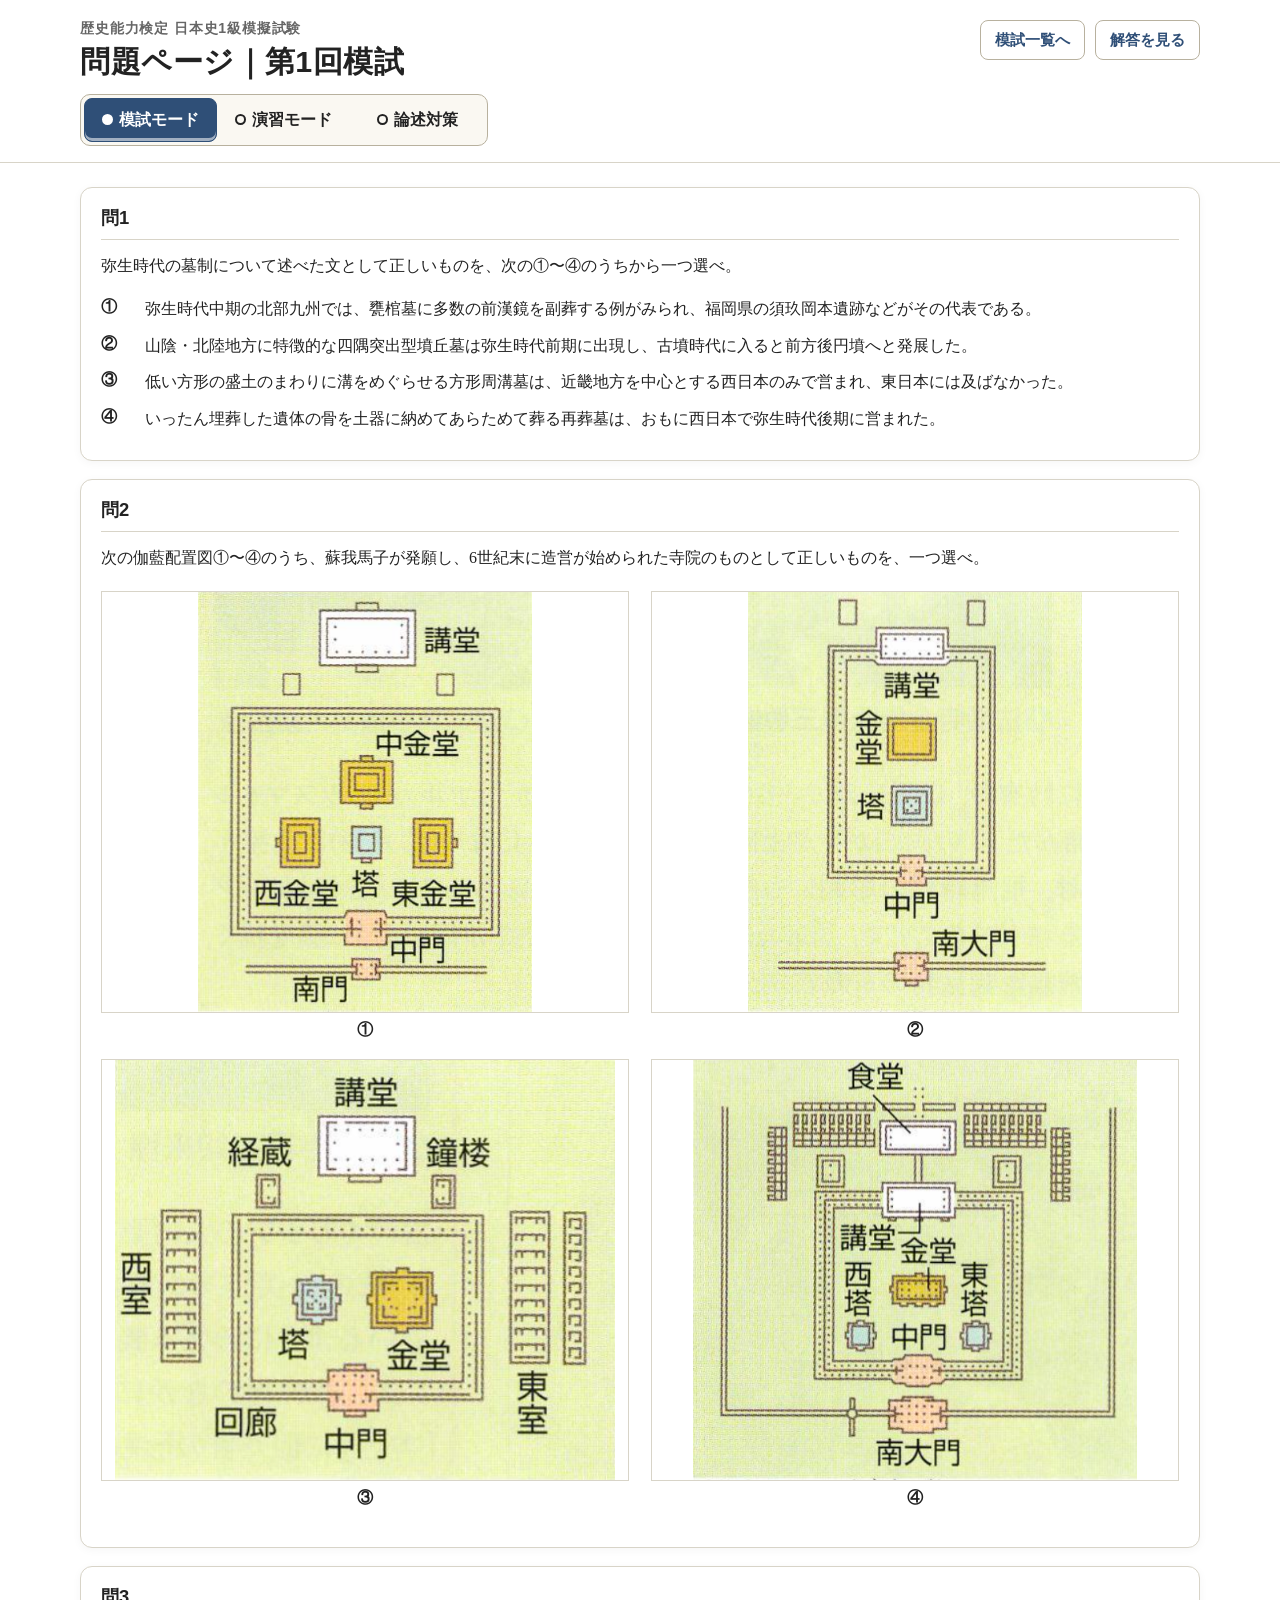
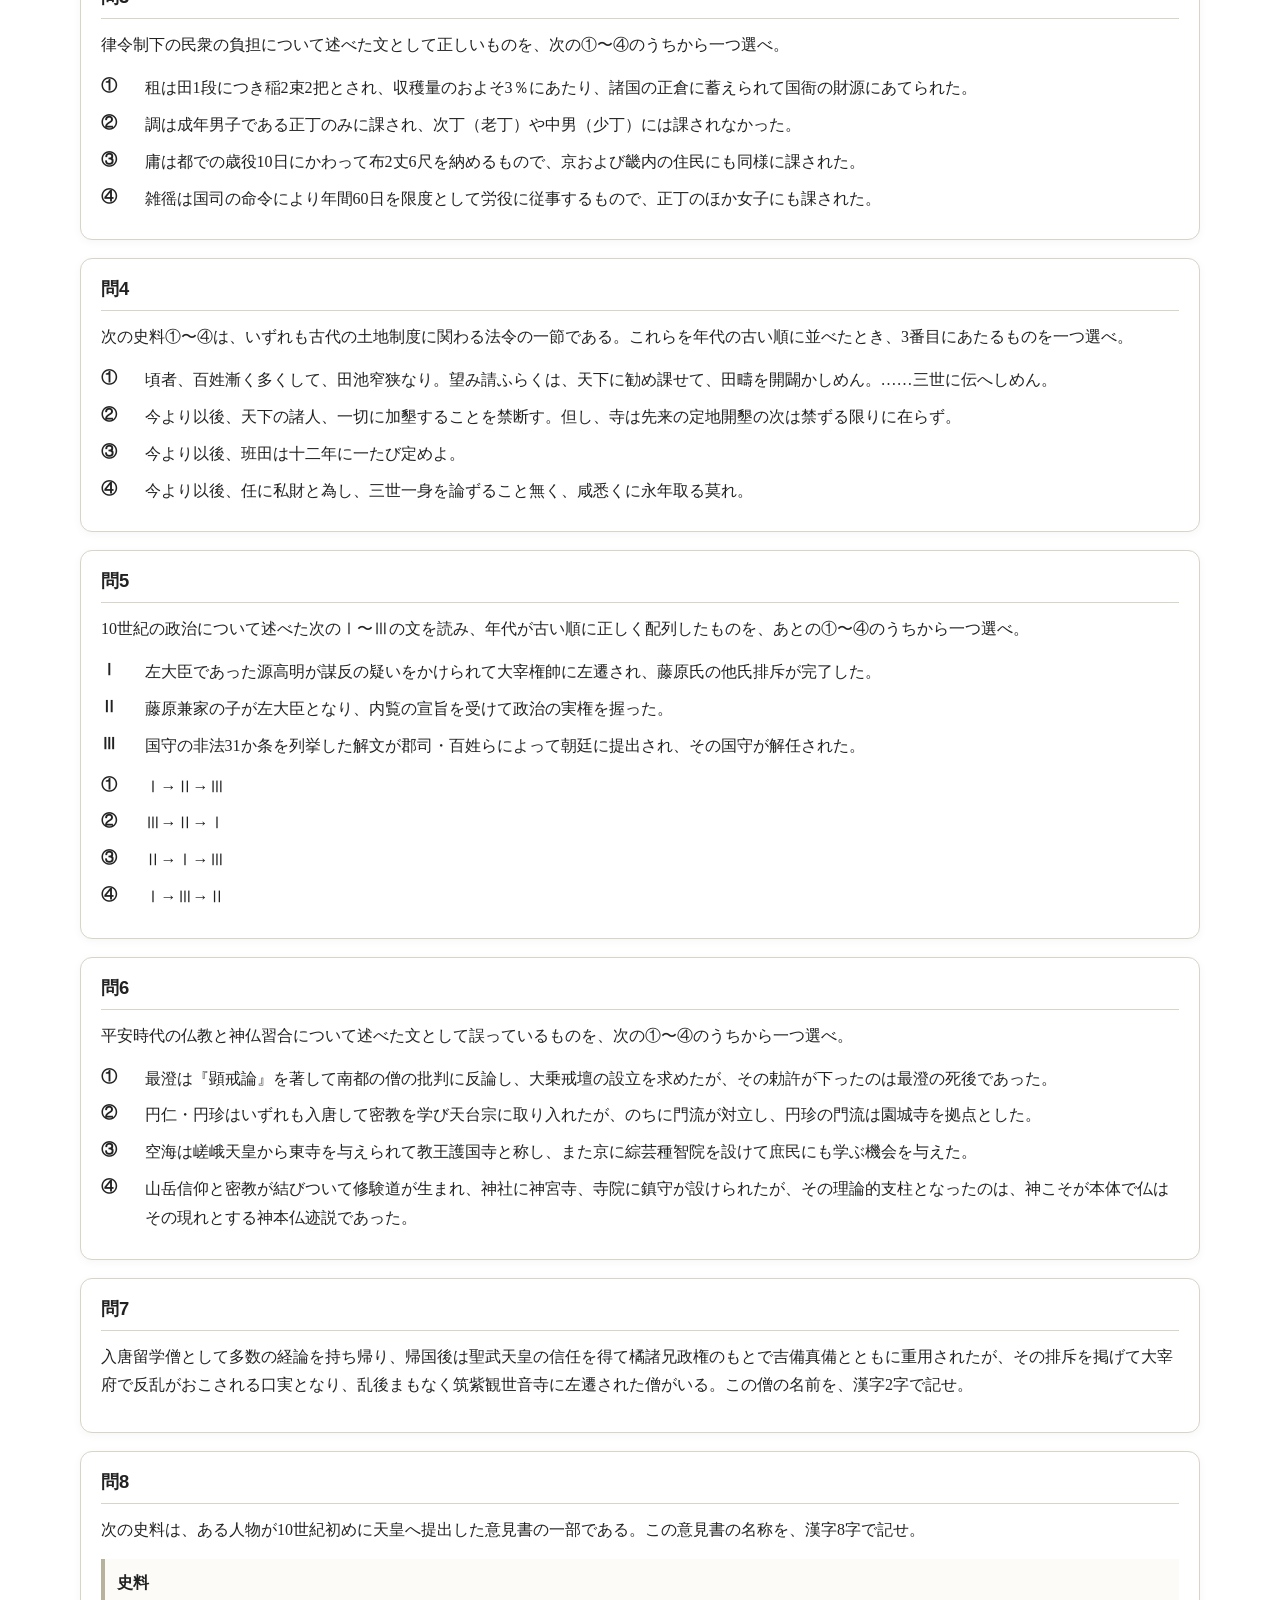
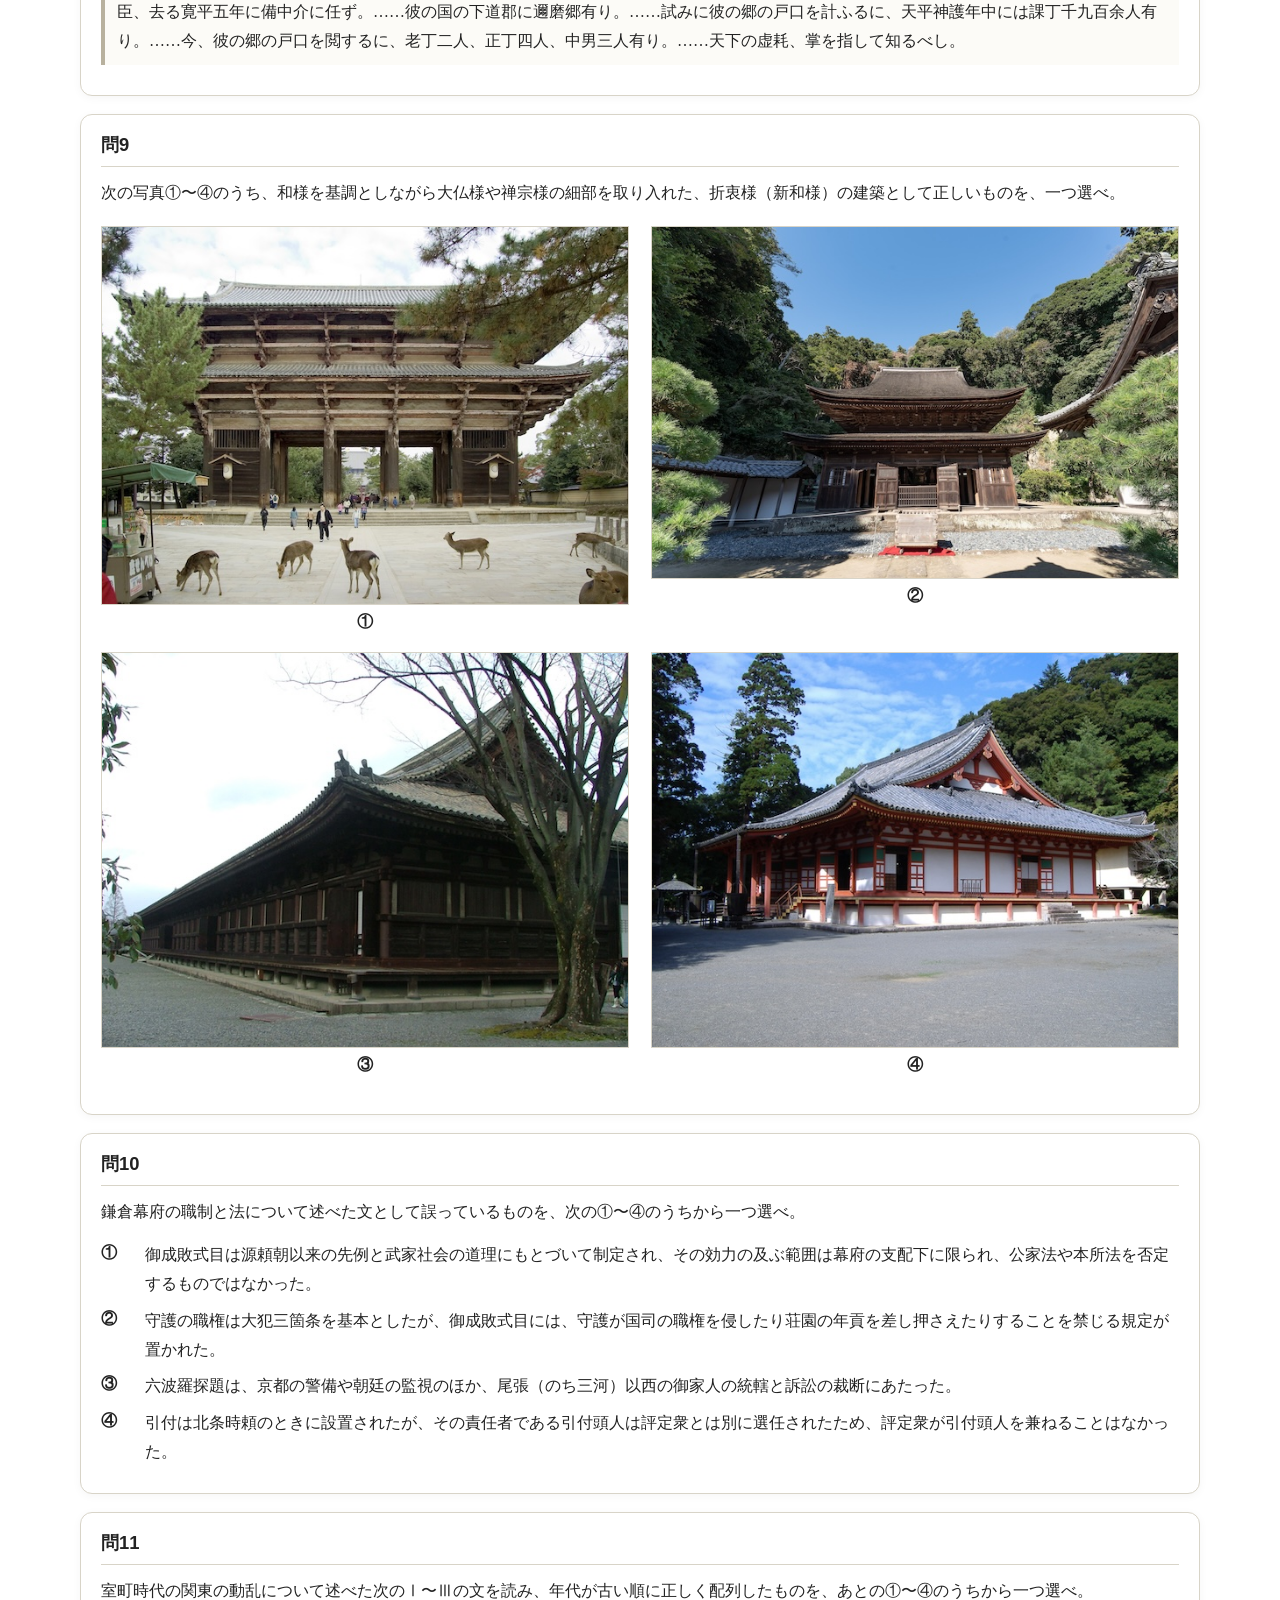
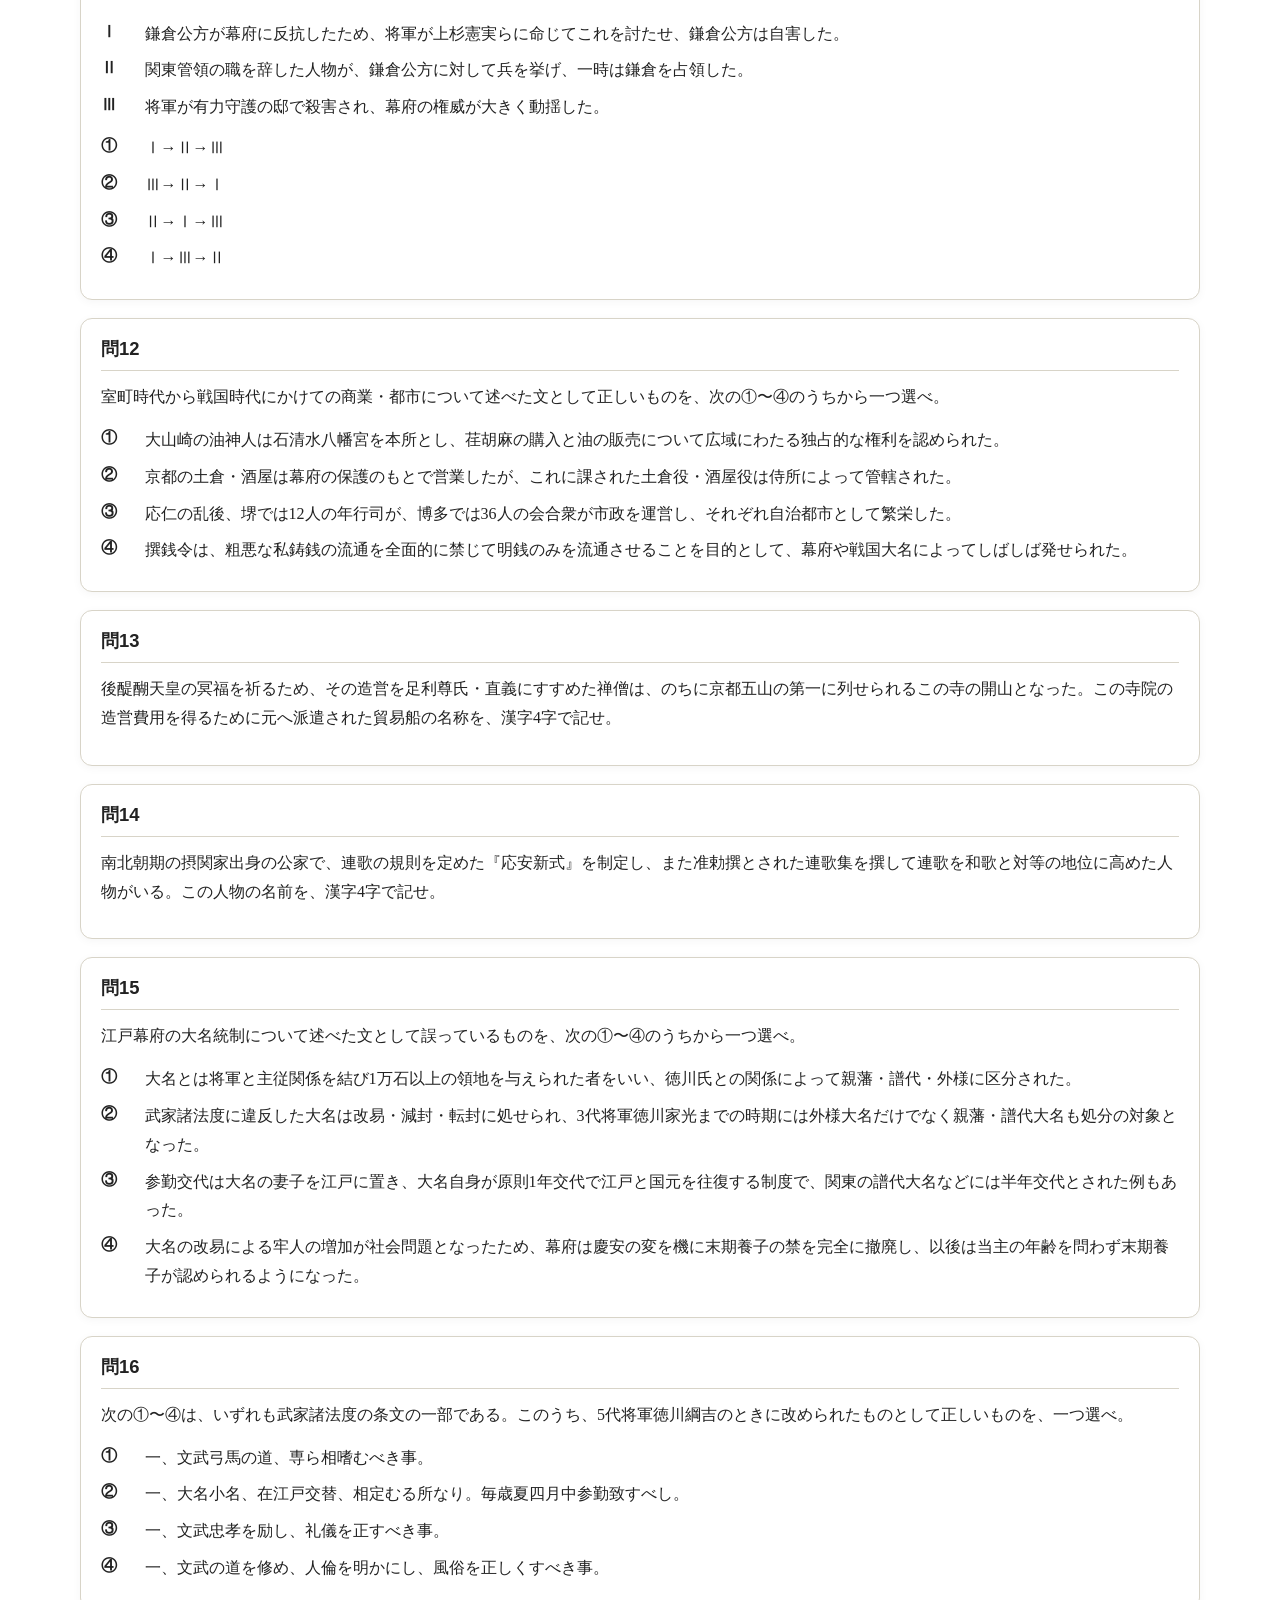
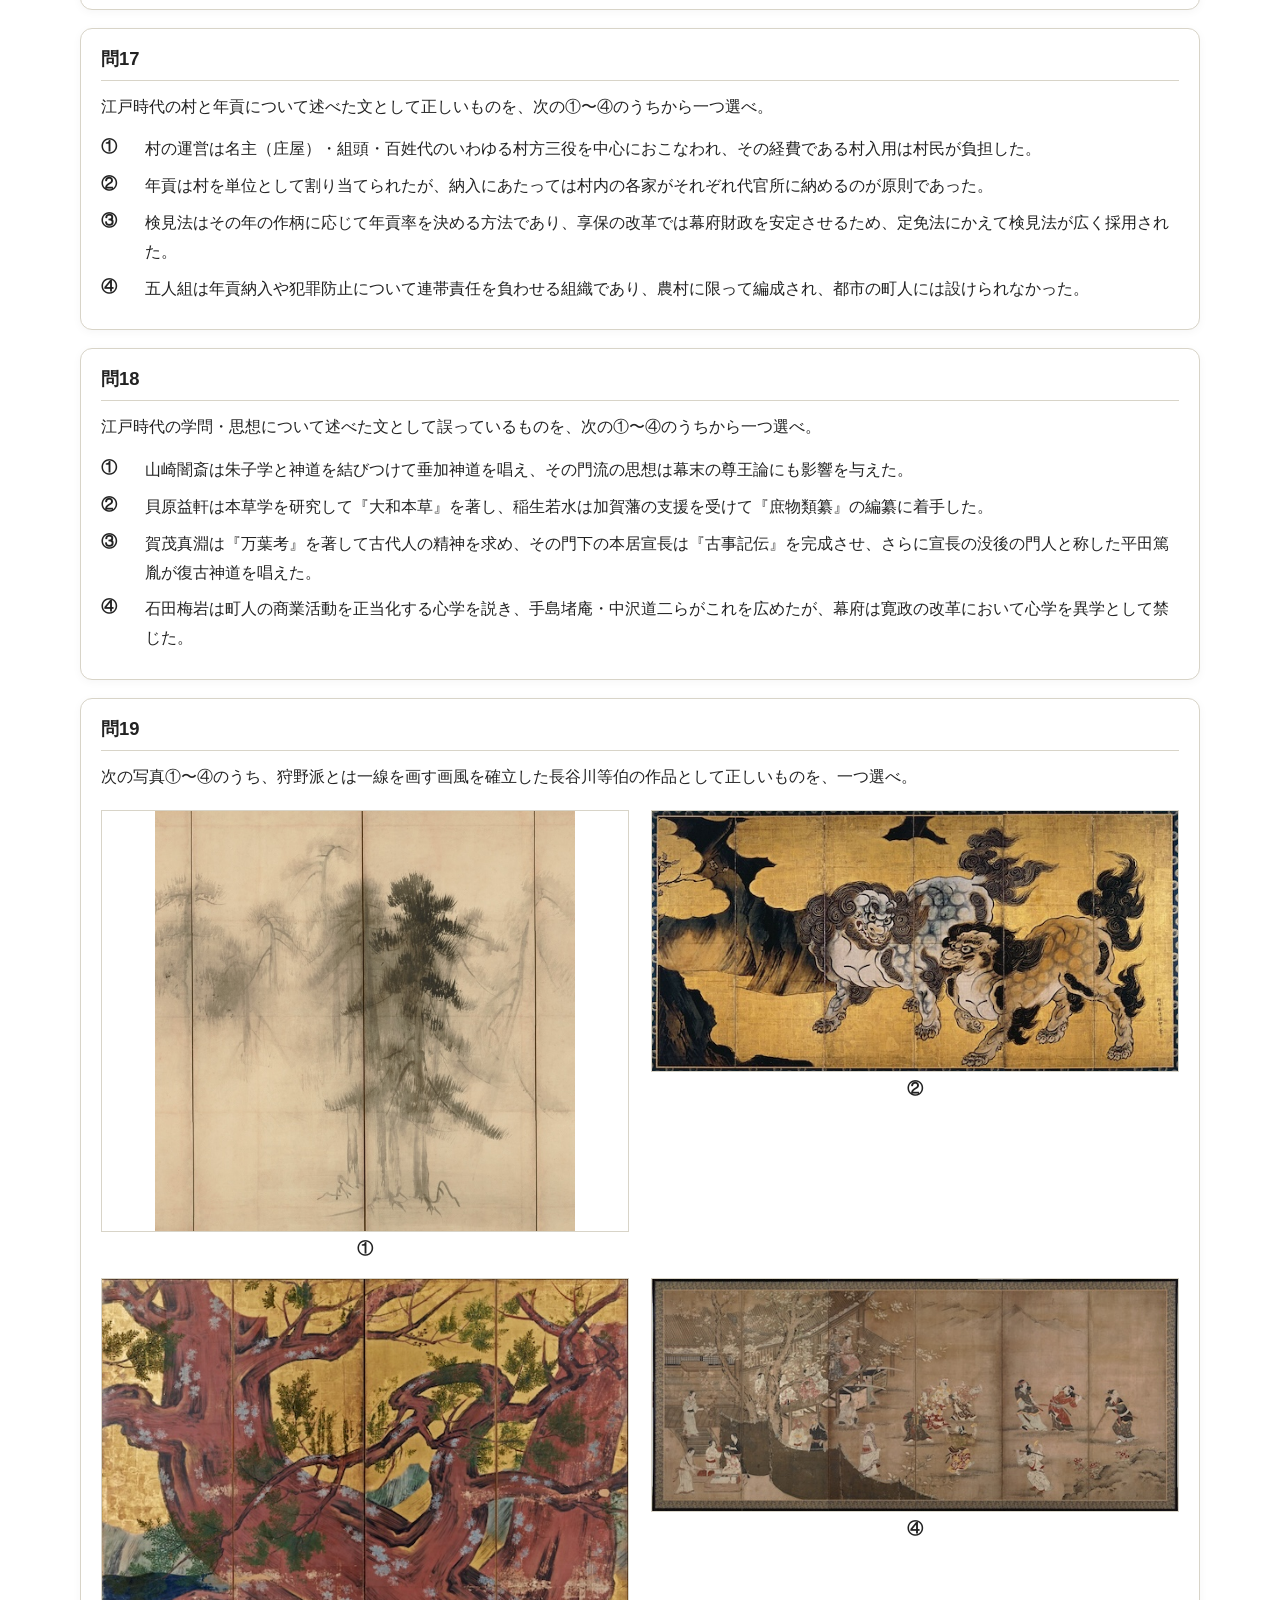
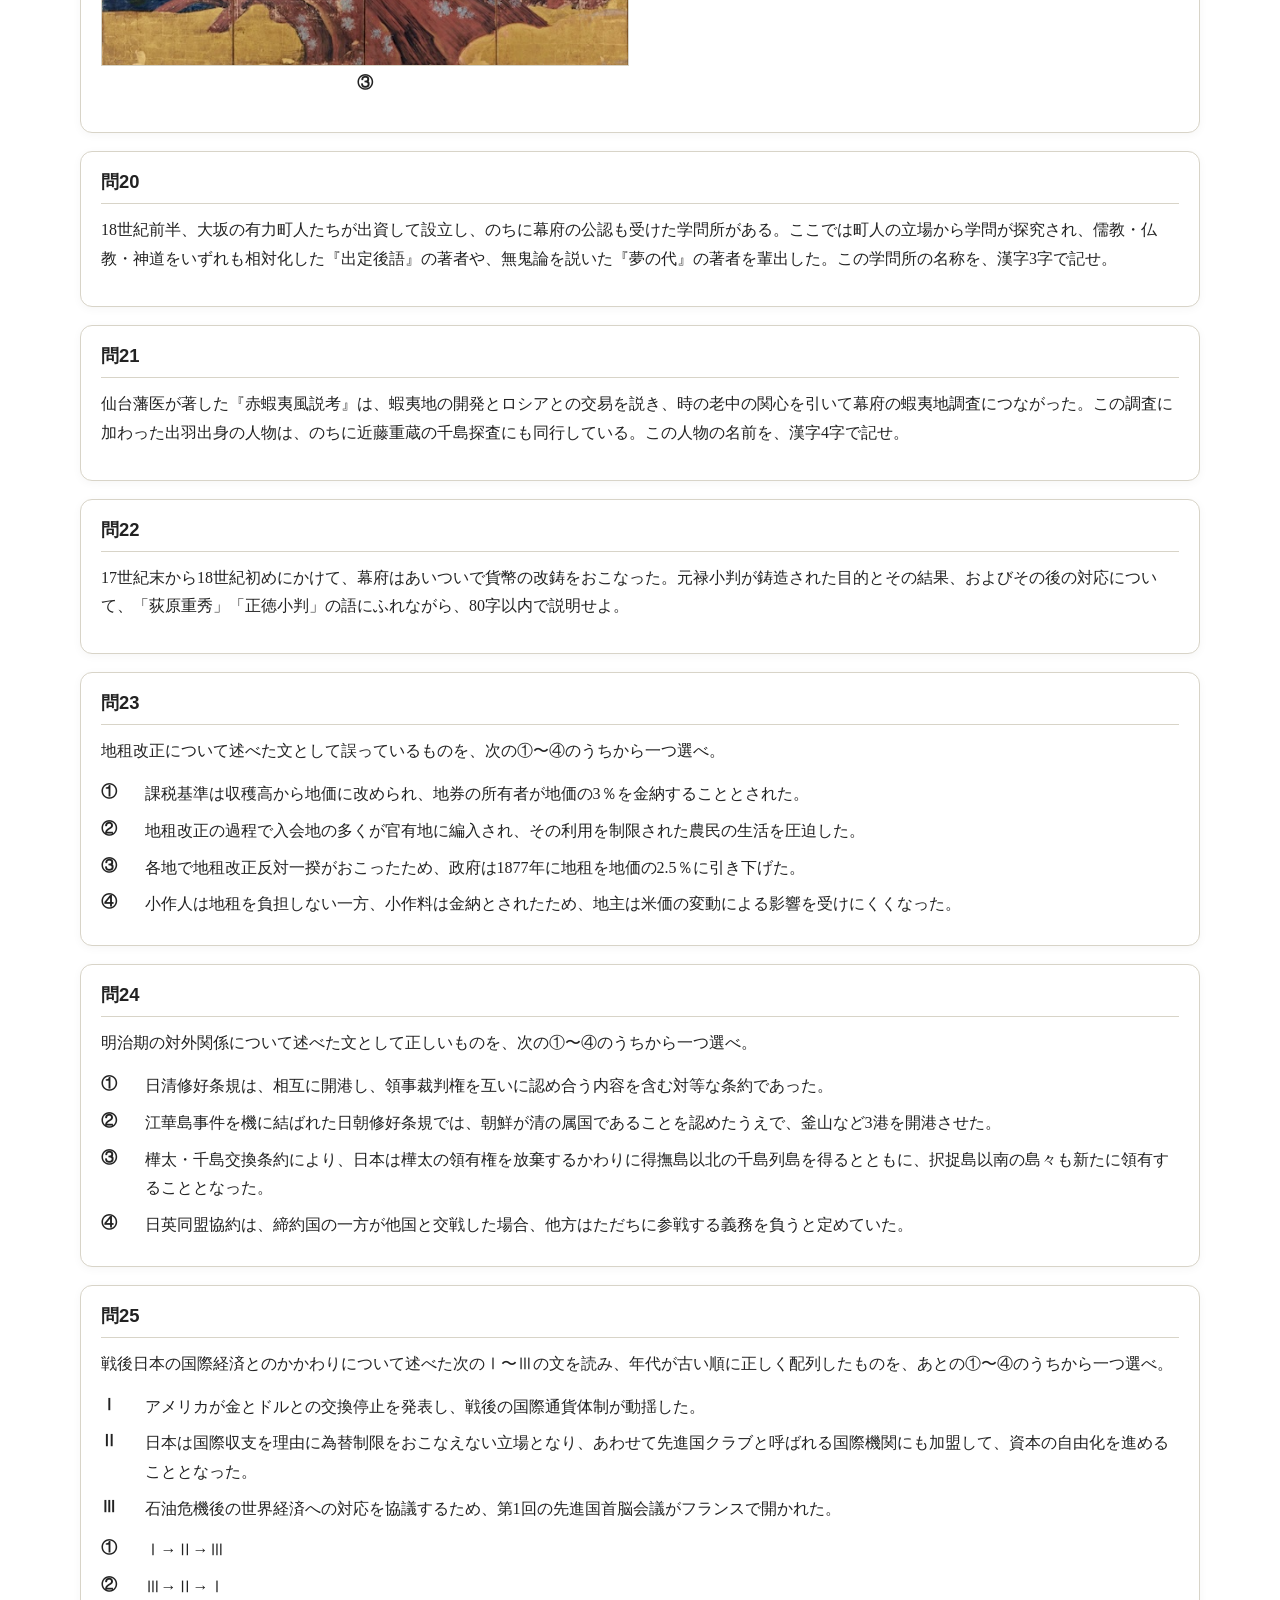
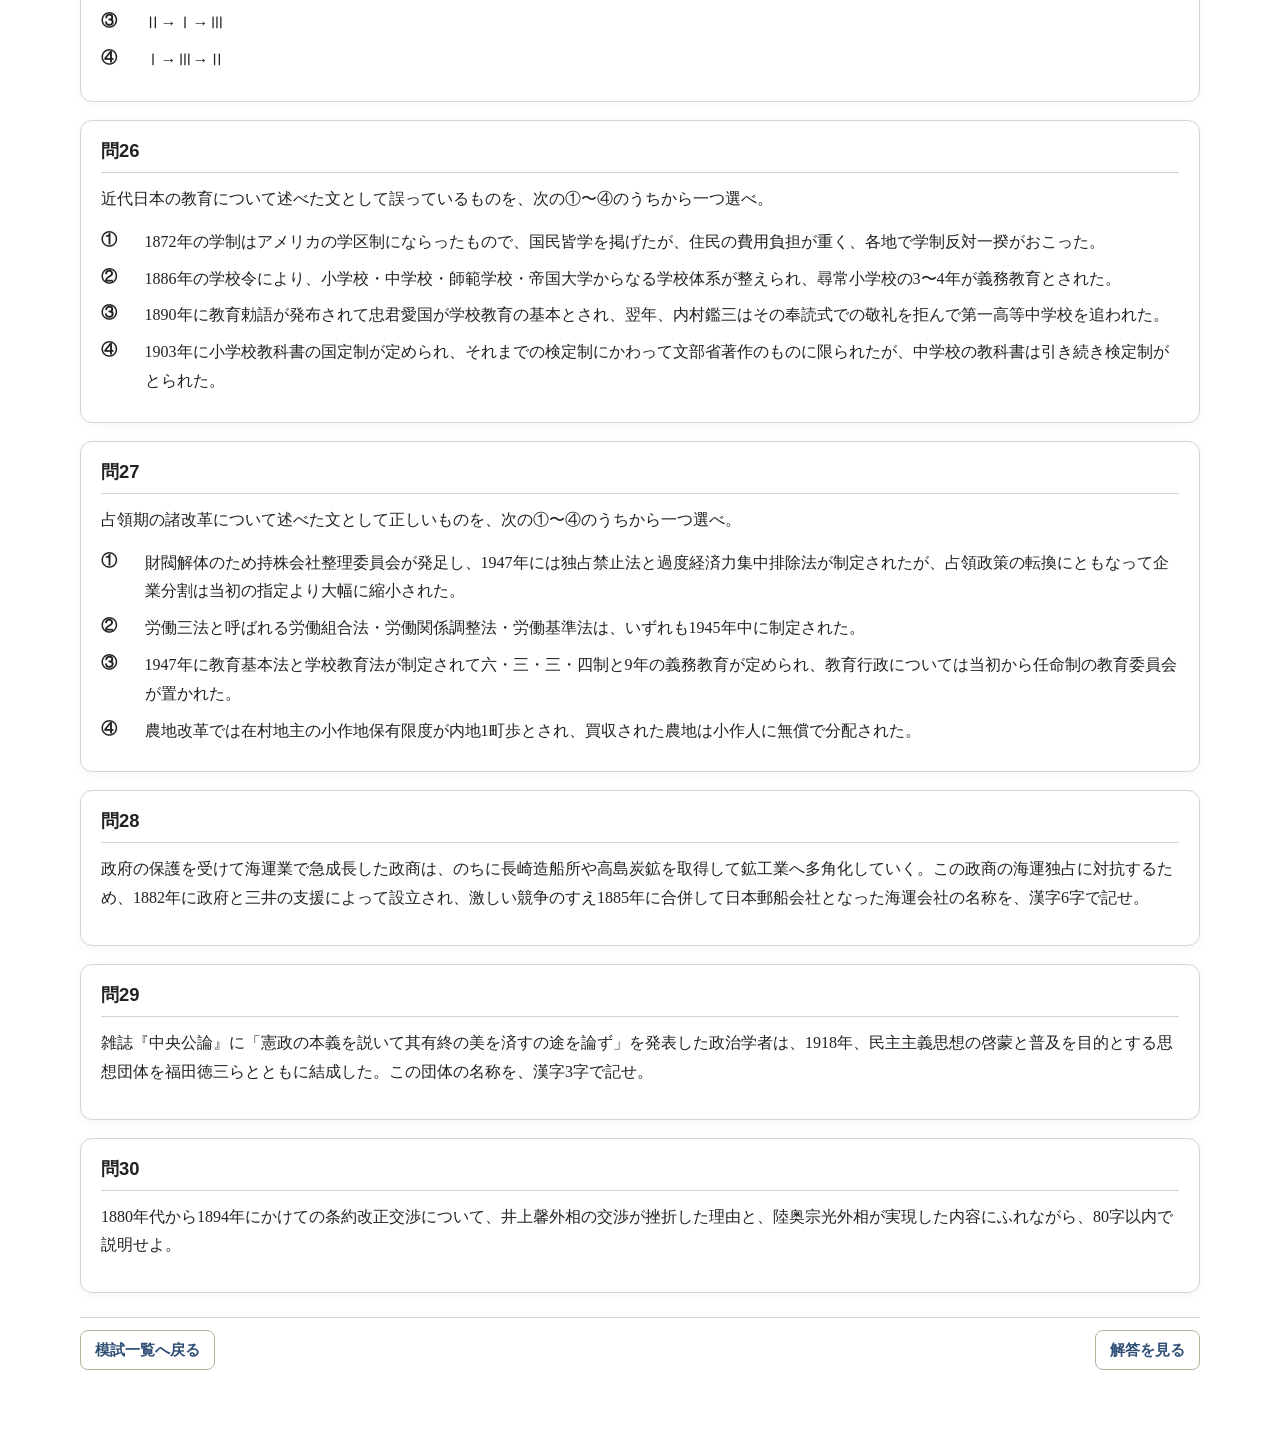
<file: exam.html>
<!DOCTYPE html>
<html lang="ja">
<head>
  <meta charset="UTF-8">
  <meta name="viewport" content="width=device-width, initial-scale=1.0">
  <title>問題ページ | 歴史能力検定 日本史1級模擬試験</title>
  <link rel="stylesheet" href="assets/exam.css">
  <script>
    window.dataLayer = window.dataLayer || [];
    function gtag(){dataLayer.push(arguments);}
    gtag('js', new Date());
    gtag('config', 'G-TKL5WQJBSB');
  </script>
</head>
<body class="page-exam">
  <header class="site-header compact">
    <div class="wrap">
      <div class="header-row">
        <div>
          <p class="eyebrow">歴史能力検定 日本史1級模擬試験</p>
          <h1 id="page-title">問題ページ</h1>
        </div>
        <nav class="header-nav">
          <a href="index.html">模試一覧へ</a>
          <a id="top-answer-link" href="#">解答を見る</a>
        </nav>
      </div>
      <nav class="mode-switch" aria-label="モード切替">
        <a href="index.html" class="mode-switch-item is-current" aria-current="true" data-mode-link="mock">
          <span class="mode-switch-mark" aria-hidden="true"></span>模試モード
        </a>
        <a href="practice.html" class="mode-switch-item" data-mode-link="practice">
          <span class="mode-switch-mark" aria-hidden="true"></span>演習モード
        </a>
        <a href="essay.html" class="mode-switch-item" data-mode-link="essay">
          <span class="mode-switch-mark" aria-hidden="true"></span>論述対策
        </a>
      </nav>
    </div>
  </header>

  <main class="wrap exam-layout">
    <div id="exam-meta" class="exam-meta"></div>
    <div id="exam-nav-top" class="jump-links"></div>
    <div id="exam-container" class="question-list"></div>
    <div id="exam-nav-bottom" class="bottom-nav"></div>
  </main>

  <script src="assets/exam.js"></script>
</body>
</html>
</file>
<file: assets/exam.css>
/*
  歴史能力検定 日本史1級 模擬試験ビューア
  白背景・紙面風・問題文は明朝体、見出しはゴシック体
*/

:root {
  --bg: #ffffff;
  --bg-soft: #faf8f2;
  --ink: #222222;
  --muted: #666666;
  --line: #d8d4c8;
  --line-strong: #b8b19e;
  --accent: #2f4f77;
  --accent-soft: #eef3f8;
  --shadow: 0 2px 10px rgba(0, 0, 0, 0.04);
  --sans: "Hiragino Kaku Gothic ProN", "Yu Gothic", "YuGothic", "Noto Sans JP", sans-serif;
  --serif: "Hiragino Mincho ProN", "Yu Mincho", "YuMincho", "Noto Serif JP", serif;
}

* { box-sizing: border-box; }
html { scroll-behavior: smooth; }
body {
  margin: 0;
  color: var(--ink);
  background: var(--bg);
  font-family: var(--serif);
  line-height: 1.8;
}

a { color: var(--accent); text-decoration: none; }
a:hover { text-decoration: underline; }
code {
  font-family: ui-monospace, SFMono-Regular, Menlo, Consolas, monospace;
  background: #f3f3f3;
  padding: 0.1em 0.35em;
  border-radius: 4px;
}

.wrap {
  width: min(1120px, calc(100% - 32px));
  margin: 0 auto;
}

.site-header {
  border-bottom: 1px solid var(--line);
  background: #fff;
}
.site-header .wrap { padding: 28px 0 22px; }
.site-header.compact .wrap { padding: 20px 0 16px; }
.site-header h1 {
  margin: 0;
  font: 700 1.9rem/1.35 var(--sans);
  letter-spacing: 0.02em;
}
.lead, .muted, .eyebrow {
  color: var(--muted);
}
.lead { margin: 8px 0 0; font-size: 0.98rem; }
.eyebrow {
  margin: 0 0 4px;
  font: 700 0.88rem/1.2 var(--sans);
  letter-spacing: 0.06em;
}
.header-row {
  display: flex;
  justify-content: space-between;
  align-items: flex-start;
  gap: 16px;
}
.header-nav {
  display: flex;
  flex-wrap: wrap;
  gap: 10px;
  font-family: var(--sans);
}
.header-nav a,
.jump-links a,
.bottom-nav a,
.mock-actions a {
  display: inline-block;
  padding: 10px 14px;
  border: 1px solid var(--line-strong);
  background: #fff;
  border-radius: 8px;
  font: 700 0.94rem/1.2 var(--sans);
}
.header-nav a:hover,
.jump-links a:hover,
.bottom-nav a:hover,
.mock-actions a:hover {
  background: var(--bg-soft);
  text-decoration: none;
}

.home-main,
.exam-layout {
  padding: 24px 0 48px;
}
.panel {
  border: 1px solid var(--line);
  background: #fff;
  border-radius: 12px;
  padding: 18px 20px;
  box-shadow: var(--shadow);
  margin-bottom: 20px;
}
.panel h2 {
  margin: 0 0 12px;
  font: 700 1.2rem/1.35 var(--sans);
}
.section-head {
  display: flex;
  justify-content: space-between;
  align-items: baseline;
  gap: 12px;
  margin-bottom: 12px;
}
.plain-list { margin: 0; padding-left: 1.4em; }
.plain-list li { margin: 0.3em 0; }
.mock-grid {
  display: grid;
  grid-template-columns: repeat(auto-fit, minmax(250px, 1fr));
  gap: 16px;
}
.mock-card {
  border: 1px solid var(--line);
  border-radius: 12px;
  padding: 16px;
  background: #fff;
  box-shadow: var(--shadow);
}
.mock-card h3 {
  margin: 0 0 8px;
  font: 700 1.1rem/1.35 var(--sans);
}
.mock-meta { font-size: 0.95rem; color: var(--muted); margin-bottom: 12px; }
.mock-actions { display: flex; gap: 10px; flex-wrap: wrap; }

.exam-meta {
  border: 1px solid var(--line);
  background: var(--bg-soft);
  border-radius: 10px;
  padding: 14px 16px;
  margin-bottom: 18px;
}
.exam-meta h2 {
  margin: 0 0 6px;
  font: 700 1.2rem/1.4 var(--sans);
}
.exam-meta p { margin: 4px 0; }
.meta-row {
  display: flex;
  flex-wrap: wrap;
  gap: 10px 18px;
  font-size: 0.95rem;
}
.badge {
  display: inline-block;
  padding: 4px 10px;
  border-radius: 999px;
  background: #fff;
  border: 1px solid var(--line);
  font: 700 0.86rem/1.2 var(--sans);
}

.jump-links,
.bottom-nav {
  display: flex;
  flex-wrap: wrap;
  gap: 10px;
  justify-content: space-between;
  align-items: center;
  margin-bottom: 18px;
}
.bottom-nav {
  margin-top: 24px;
  padding-top: 12px;
  border-top: 1px solid var(--line);
}

.question-card,
.answer-card {
  border: 1px solid var(--line);
  border-radius: 12px;
  background: #fff;
  padding: 18px 20px;
  margin-bottom: 18px;
  box-shadow: var(--shadow);
}
.question-head {
  display: flex;
  flex-wrap: wrap;
  gap: 10px 14px;
  align-items: center;
  margin-bottom: 12px;
  padding-bottom: 10px;
  border-bottom: 1px solid var(--line);
}
.question-label {
  font: 700 1.15rem/1.25 var(--sans);
}
.question-meta {
  display: flex;
  gap: 8px;
  flex-wrap: wrap;
}
.question-text,
.answer-body,
.explanation,
.source-box,
.visual-box,
.choice-list,
.note-box,
.answer-key,
.answer-notes {
  font-family: var(--serif);
}
.question-text { white-space: pre-line; margin: 0 0 14px; }

.visual-box,
.source-box,
.note-box,
.answer-notes,
.answer-key,
.choice-explanations {
  border-left: 4px solid var(--line-strong);
  background: #fcfbf7;
  padding: 10px 12px;
  margin: 12px 0;
}
.visual-box strong,
.source-box strong,
.note-box strong,
.answer-notes strong,
.answer-key strong {
  font-family: var(--sans);
}
.source-box { white-space: pre-line; }

.choice-list {
  list-style: none;
  margin: 12px 0 0;
  padding: 0;
}
.choice-list li {
  display: flex;
  gap: 10px;
  margin: 8px 0;
}
.choice-label,
.roman-label {
  flex: 0 0 auto;
  min-width: 2.1em;
  font: 700 1rem/1.5 var(--sans);
}
.roman-items { margin: 12px 0; }
.roman-item {
  display: flex;
  gap: 10px;
  margin: 8px 0;
}
.question-type-label {
  margin-top: 14px;
  color: var(--muted);
  font-family: var(--sans);
  font-size: 0.92rem;
}
.answer-space {
  margin-top: 12px;
  padding: 10px 12px;
  border: 1px dashed var(--line-strong);
  background: #fff;
  color: var(--muted);
  font-family: var(--sans);
  font-size: 0.9rem;
}
.answer-space.lines {
  min-height: 110px;
  background-image: linear-gradient(to bottom, transparent 31px, #ece8dd 32px);
  background-size: 100% 32px;
}
.answer-space.short { min-height: 44px; }

.answer-title {
  margin: 0 0 10px;
  font: 700 1rem/1.35 var(--sans);
}
.answer-main {
  font: 700 1.05rem/1.5 var(--sans);
  color: #111;
}
.explanation { white-space: pre-line; margin-top: 10px; }
.choice-explanations ul,
.answer-notes ul {
  margin: 8px 0 0 1.2em;
  padding: 0;
}
.answer-notes p,
.answer-key p { margin: 6px 0; }
.site-footer {
  border-top: 1px solid var(--line);
  padding: 16px 0 24px;
  color: var(--muted);
}

.notice {
  border: 1px solid #e2b8b8;
  background: #fff8f8;
  color: #7a3131;
  padding: 14px 16px;
  border-radius: 10px;
}

@media (max-width: 720px) {
  .header-row,
  .section-head,
  .jump-links,
  .bottom-nav {
    flex-direction: column;
    align-items: stretch;
  }
  .site-header h1 { font-size: 1.45rem; }
  .question-card,
  .answer-card,
  .panel { padding: 16px; }
  .wrap { width: min(100% - 20px, 1120px); }
}


/* ===== 解答ページ：本物の解答用紙に近い「正解一覧」 ===== */

.page-answers .exam-layout {
  padding-top: 22px;
}

.answer-summary {
  margin-bottom: 18px;
}

.answer-summary-heading {
  text-align: center;
  margin-bottom: 12px;
  font-family: var(--sans);
}

.answer-summary-heading .summary-kicker {
  color: var(--muted);
  font-size: 0.92rem;
  font-weight: 700;
  letter-spacing: 0.04em;
  margin-bottom: 2px;
}

.answer-summary-heading h2 {
  margin: 0;
  font: 700 1.55rem/1.35 var(--sans);
  letter-spacing: 0.04em;
}

.answer-summary-box {
  border: 2px solid #555;
  border-radius: 4px;
  background: #fff;
  padding: 22px 26px;
}

.answer-summary-grid {
  display: grid;
  grid-template-columns: repeat(5, minmax(0, 1fr));
  gap: 13px 26px;
  align-items: start;
}

.answer-summary-item {
  display: grid;
  grid-template-columns: auto auto 1fr;
  column-gap: 3px;
  align-items: baseline;
  min-width: 0;
  font-family: var(--sans);
  font-size: 1rem;
  line-height: 1.65;
}

.answer-summary-item.essay {
  grid-column: 1 / -1;
  margin: 2px 0 4px;
  line-height: 1.85;
}

.summary-number {
  font-variant-numeric: tabular-nums;
}

.summary-answer {
  min-width: 0;
  overflow-wrap: anywhere;
}

.difficulty-guide {
  border: 1px solid var(--line);
  border-radius: 12px;
  background: #fff;
  padding: 16px 18px;
  margin-bottom: 22px;
  box-shadow: var(--shadow);
}

.difficulty-guide h2 {
  margin: 0 0 10px;
  font: 700 1.05rem/1.35 var(--sans);
}

.difficulty-guide dl {
  margin: 0;
}

.difficulty-guide dl > div {
  display: grid;
  grid-template-columns: 2.2rem 1fr;
  gap: 8px;
  align-items: start;
  padding: 6px 0;
}

.difficulty-guide dt {
  width: 2rem;
  height: 2rem;
  display: inline-grid;
  place-items: center;
  border: 1px solid var(--line-strong);
  border-radius: 999px;
  font: 700 0.9rem/1 var(--sans);
  background: #fff;
}

.difficulty-guide dd {
  margin: 0;
  padding-top: 0.15rem;
  font-family: var(--serif);
}

@media (max-width: 820px) {
  .answer-summary-grid {
    grid-template-columns: repeat(2, minmax(0, 1fr));
    gap: 10px 18px;
  }

  .answer-summary-item.essay {
    grid-column: 1 / -1;
  }
}

@media (max-width: 520px) {
  .answer-summary-box {
    padding: 16px;
  }

  .answer-summary-grid {
    grid-template-columns: 1fr;
  }

  .answer-summary-item.essay {
    grid-column: auto;
  }
}


/* ===== 資料画像（問題ページ・解答ページ共通） ===== */

.question-images {
  display: grid;
  grid-template-columns: repeat(2, minmax(0, 1fr));
  gap: 18px 22px;
  margin: 18px 0 20px;
}

.question-image-item {
  margin: 0;
  min-width: 0;
}

.question-image-frame {
  min-height: 150px;
  display: flex;
  align-items: center;
  justify-content: center;
  overflow: hidden;
  background: #fff;
  border: 1px solid var(--line);
}

.question-image-frame img {
  display: block;
  max-width: 100%;
  width: auto;
  height: auto;
  max-height: 420px;
  object-fit: contain;
}

.question-image-item figcaption {
  margin-top: 6px;
  text-align: center;
  font: 700 1rem/1.4 var(--sans);
}

.image-missing-message {
  display: none;
  padding: 28px 14px;
  color: var(--muted);
  text-align: center;
  font: 0.86rem/1.6 var(--sans);
}

.question-image-frame.image-missing .image-missing-message {
  display: block;
}

/* 配置図など縦横比が異なる画像でも、無理にトリミングしない */
.page-exam .question-image-frame img,
.page-answers .question-image-frame img {
  object-fit: contain;
}

@media (max-width: 680px) {
  .question-images {
    grid-template-columns: 1fr;
    gap: 16px;
  }

  .question-image-frame img {
    max-height: none;
  }
}


/* ===== トップページ公開向け整理 ===== */

.page-home .site-header .wrap {
  padding-bottom: 24px;
}

.page-home .home-main {
  padding-top: 28px;
}

.page-home .mock-card {
  padding: 16px 18px;
}

.mock-title-row {
  display: flex;
  align-items: center;
  justify-content: space-between;
  gap: 18px;
}

.mock-title-row h3 {
  margin: 0;
}

.mock-title-row .mock-actions {
  margin-left: auto;
  flex: 0 0 auto;
}

@media (max-width: 620px) {
  .mock-title-row {
    align-items: flex-start;
    flex-direction: column;
    gap: 12px;
  }

  .mock-title-row .mock-actions {
    margin-left: 0;
  }
}


/* ===== トップページ：模試カードのはみ出し防止 ===== */
.page-home .mock-title-row {
  flex-direction: column;
  align-items: stretch;
  gap: 12px;
}

.page-home .mock-title-row h3 {
  white-space: nowrap;
}

.page-home .mock-title-row .mock-actions {
  width: 100%;
  margin-left: 0;
  display: grid;
  grid-template-columns: repeat(2, minmax(0, 1fr));
  gap: 8px;
}

.page-home .mock-title-row .mock-actions a {
  display: block;
  min-width: 0;
  padding: 10px 8px;
  text-align: center;
  white-space: nowrap;
}

@media (max-width: 620px) {
  .page-home .mock-title-row .mock-actions {
    grid-template-columns: 1fr;
  }
}


/* ===== トップページ：模試全体の難易度表示 ===== */
.mock-difficulty-mark {
  display: inline-flex;
  align-items: center;
  justify-content: center;
  min-width: 1.75em;
  margin-left: 0.5em;
  padding: 0.18em 0.42em;
  border: 1px solid transparent;
  border-radius: 999px;
  font: 700 0.72em/1.3 var(--sans);
  letter-spacing: 0.04em;
  vertical-align: 0.12em;
  white-space: nowrap;
}

.mock-difficulty-mark.is-hard {
  color: #9b2c2c;
  background: #fdecec;
  border-color: #efb8b8;
}

.mock-difficulty-mark.is-easy {
  color: #245d9c;
  background: #eaf3ff;
  border-color: #b9d4f5;
}

@media (forced-colors: active) {
  .mock-difficulty-mark {
    color: CanvasText;
    background: Canvas;
    border-color: CanvasText;
  }
}


/* ===== 模試モード / 演習モード 切替（全ページ共通） ===== */
.mode-switch {
  display: inline-flex;
  margin-top: 14px;
  padding: 3px;
  border: 1px solid var(--line-strong);
  border-radius: 10px;
  background: var(--bg-soft);
  font-family: var(--sans);
  max-width: 100%;
}

.mode-switch-item {
  display: inline-flex;
  align-items: center;
  justify-content: center;
  gap: 6px;
  min-height: 44px;
  min-width: 8.5em;
  padding: 8px 16px;
  border: 1px solid transparent;
  border-radius: 8px;
  color: var(--ink);
  font: 700 0.98rem/1.2 var(--sans);
  text-decoration: none;
}

.mode-switch-item:hover {
  background: #fff;
  text-decoration: none;
}

/* 現在のモード：色に加え「塗りつぶし＋枠＋●印＋下線」で示す */
.mode-switch-item[aria-current] {
  background: var(--accent);
  border-color: var(--accent);
  color: #fff;
  box-shadow: inset 0 -3px 0 rgba(255, 255, 255, 0.55);
}

.mode-switch-mark {
  display: inline-block;
  width: 0.7em;
  height: 0.7em;
  border: 2px solid currentColor;
  border-radius: 50%;
  flex: 0 0 auto;
}

.mode-switch-item[aria-current] .mode-switch-mark {
  background: currentColor;
}

.mode-switch-item:focus-visible,
.header-nav a:focus-visible,
.bottom-nav a:focus-visible,
.mock-actions a:focus-visible {
  outline: 3px solid #1d4ed8;
  outline-offset: 2px;
}

.site-header .header-row + .mode-switch {
  margin-top: 12px;
}

@media (max-width: 720px) {
  .mode-switch {
    display: flex;
    width: 100%;
  }

  .mode-switch-item {
    flex: 1 1 0;
    min-width: 0;
    padding: 8px 10px;
  }
}

@media (forced-colors: active) {
  .mode-switch-item[aria-current] {
    forced-color-adjust: none;
    background: Highlight;
    color: HighlightText;
    border-color: Highlight;
  }
  .mode-switch-item {
    border-color: CanvasText;
  }
}

.mode-intro {
  margin: 0;
}
.mode-intro-actions {
  margin-top: 12px;
}
.mode-intro-actions a {
  display: inline-flex;
  align-items: center;
  min-height: 44px;
  padding: 10px 16px;
  border: 1px solid var(--accent);
  border-radius: 8px;
  background: var(--accent-soft);
  font: 700 0.96rem/1.2 var(--sans);
}
</file>
<file: assets/essay.css>
/* =====================================================
   歴検 日本史1級 論述対策 — 墨×金茶ダークテーマ
   ===================================================== */
.page-essay {
  --bg: #101014;
  --surface: #17181d;
  --surface-2: #1e2026;
  --surface-3: #24262e;
  --surface-hover: #2b2e37;
  --line: #2c2e37;
  --line-strong: #3c3f4a;
  --text: #ece9e2;
  --text-dim: #aca8b0;
  --text-faint: #888590;
  --gold: #c9a86a;
  --gold-bright: #e0c78f;
  --gold-dim: rgba(201, 168, 106, 0.14);
  --gold-line: rgba(201, 168, 106, 0.45);
  --blue: #8fb7d7;
  --blue-dim: rgba(127, 167, 196, 0.12);
  --green: #9ecf8f;
  --green-dim: rgba(120, 190, 110, 0.12);
  --red: #e49a9a;
  --red-dim: rgba(220, 90, 90, 0.12);
  --focus: #7db8ff;
  --font-body: "Zen Kaku Gothic New", "Hiragino Kaku Gothic ProN", "Noto Sans JP", -apple-system, BlinkMacSystemFont, sans-serif;
  --font-display: "Shippori Mincho", "Hiragino Mincho ProN", "Yu Mincho", serif;
  --radius: 12px;
  --radius-lg: 18px;
  --shadow: 0 1px 2px rgba(0,0,0,.38), 0 14px 36px rgba(0,0,0,.32);
  color-scheme: dark;
}

html:has(body.page-essay) { background: var(--bg); -webkit-text-size-adjust: 100%; }
body.page-essay {
  margin: 0;
  min-height: 100vh;
  background:
    radial-gradient(1100px 500px at 85% -10%, rgba(201,168,106,.06), transparent 60%),
    radial-gradient(900px 600px at -10% 110%, rgba(80,90,140,.07), transparent 60%),
    var(--bg);
  background-attachment: fixed;
  color: var(--text);
  font-family: var(--font-body);
  font-size: 16px;
  line-height: 1.72;
}
.page-essay *, .page-essay *::before, .page-essay *::after { box-sizing: border-box; }
.page-essay [hidden] { display: none !important; }
.page-essay button, .page-essay input, .page-essay textarea { font: inherit; }
.page-essay button { -webkit-tap-highlight-color: transparent; }
.page-essay a { color: var(--gold-bright); }
.page-essay .nowrap { white-space: nowrap; }

.essay-app { max-width: 900px; margin: 0 auto; padding: clamp(20px,4vw,48px) clamp(14px,4vw,32px) 42px; }
.essay-header { margin-bottom: clamp(24px,4vw,38px); padding-bottom: clamp(18px,3vw,28px); border-bottom: 1px solid var(--line); }
.essay-eyebrow, .section-kicker { margin: 0 0 10px; color: var(--gold); font-size: .72rem; font-weight: 700; letter-spacing: .24em; }
.essay-title { margin: 0 0 12px; color: var(--text); font-family: var(--font-display); font-size: clamp(1.7rem,4.5vw,2.5rem); line-height: 1.3; letter-spacing: .04em; }
.essay-title-sub { display:block; margin-top:2px; color: var(--text-dim); font-size:.55em; font-weight:600; letter-spacing:.18em; }
.essay-lead { margin:0; color:var(--text-dim); font-size:.95rem; }

.page-essay .essay-mode-switch {
  display:grid;
  grid-template-columns: repeat(3,minmax(0,1fr));
  width:min(100%,570px);
  margin-top:18px;
  padding:4px;
  border:1px solid var(--line-strong);
  border-radius:999px;
  background:var(--surface-3);
}
.page-essay .essay-mode-switch .mode-switch-item {
  min-width:0; min-height:44px; padding:8px 11px; border:0; border-radius:999px;
  color:var(--text-dim); font-family:var(--font-body); font-size:.9rem; font-weight:600; box-shadow:none;
}
.page-essay .essay-mode-switch .mode-switch-item:hover { background:transparent; color:var(--text); }
.page-essay .essay-mode-switch .mode-switch-item[aria-current] { background:var(--gold-dim); color:var(--gold-bright); box-shadow:inset 0 0 0 1px var(--gold-line); }
.page-essay .essay-mode-switch .mode-switch-mark { width:.62em; height:.62em; border-width:1.5px; }

.essay-screen { animation: screen-in .3s ease both; }
@keyframes screen-in { from { opacity:0; transform:translateY(7px); } to { opacity:1; transform:none; } }
.essay-card {
  margin:0 0 clamp(18px,3vw,26px);
  padding:clamp(18px,3.5vw,28px);
  background:linear-gradient(180deg,var(--surface-2),var(--surface));
  border:1px solid var(--line); border-radius:var(--radius-lg); box-shadow:var(--shadow);
}
.card-head-row { display:flex; align-items:flex-start; justify-content:space-between; gap:12px; margin-bottom:16px; }
.card-head-row.compact { align-items:baseline; margin-bottom:14px; }
.section-title { margin:0; font-family:var(--font-display); font-size:clamp(1.25rem,3vw,1.55rem); line-height:1.4; }
.section-title.small { font-family:var(--font-body); font-size:1.05rem; font-weight:700; }
.section-note { color:var(--text-faint); font-size:.78rem; }

.progress-headline { margin:0 0 12px; color:var(--text); font-size:1rem; font-weight:700; }
.progress-track, .session-progress { height:8px; overflow:hidden; border-radius:999px; background:#0d0e12; border:1px solid var(--line); }
.progress-track span, .session-progress span { display:block; width:0; height:100%; background:linear-gradient(90deg,var(--gold),var(--gold-bright)); transition:width .3s ease; }
.period-progress { display:grid; grid-template-columns:repeat(4,minmax(0,1fr)); gap:8px; margin-top:16px; }
.period-stat { padding:10px 8px; background:rgba(255,255,255,.025); border:1px solid var(--line); border-radius:10px; }
.period-stat span { display:block; color:var(--text-dim); font-size:.72rem; }
.period-stat b { display:block; margin-top:2px; color:var(--text); font-size:.9rem; }
.status-legend { display:flex; flex-wrap:wrap; gap:8px 18px; margin-top:14px; color:var(--text-dim); font-size:.78rem; }
.status-legend b { color:var(--text); margin-left:3px; }
.status-dot { display:inline-block; width:.62em; height:.62em; margin-right:6px; border-radius:50%; vertical-align:.05em; }
.status-dot.is-new { background:#737784; } .status-dot.is-review { background:var(--red); } .status-dot.is-learned { background:var(--green); }

.filter-grid { display:flex; flex-wrap:wrap; gap:9px; }
.filter-btn {
  min-height:42px; padding:8px 15px; border:1px solid var(--line-strong); border-radius:999px;
  background:var(--surface-3); color:var(--text-dim); cursor:pointer; font-weight:600;
}
.filter-btn:hover { border-color:#575b69; color:var(--text); }
.filter-btn[aria-pressed="true"] { border-color:var(--gold-line); background:var(--gold-dim); color:var(--gold-bright); }
.filter-btn.importance-S[aria-pressed="true"] { color:#f0d79f; }
.filter-btn.importance-A[aria-pressed="true"] { color:#b9d2e5; border-color:rgba(143,183,215,.45); background:var(--blue-dim); }
.filter-btn.importance-B[aria-pressed="true"] { color:#b9c8b5; border-color:rgba(158,207,143,.35); background:rgba(120,190,110,.08); }

.session-row { display:grid; grid-template-columns:1fr 1fr; gap:16px; margin-bottom:18px; }
.mini-fieldset { min-width:0; margin:0; padding:0; border:0; }
.mini-fieldset legend { margin-bottom:8px; color:var(--text-dim); font-size:.78rem; font-weight:700; }
.segmented { display:flex; flex-wrap:wrap; gap:7px; }
.segmented label { cursor:pointer; }
.segmented input { position:absolute; opacity:0; pointer-events:none; }
.segmented span, .count-btn {
  display:inline-flex; align-items:center; justify-content:center; min-width:48px; min-height:40px; padding:7px 12px;
  border:1px solid var(--line-strong); border-radius:10px; background:var(--surface-3); color:var(--text-dim); font-weight:600; cursor:pointer;
}
.segmented input:checked + span, .count-btn[aria-pressed="true"] { border-color:var(--gold-line); background:var(--gold-dim); color:var(--gold-bright); }

.primary-btn, .secondary-btn, .small-btn, .ai-btn, .rating-btn {
  border-radius:10px; cursor:pointer; transition:background .16s ease,border-color .16s ease,color .16s ease,transform .08s ease;
}
.primary-btn:active, .secondary-btn:active, .small-btn:active, .ai-btn:active, .rating-btn:active { transform:translateY(1px); }
.primary-btn { width:100%; min-height:52px; padding:12px 18px; border:1px solid var(--gold); background:var(--gold); color:#14110c; font-weight:800; }
.primary-btn:hover:not(:disabled) { background:var(--gold-bright); }
.primary-btn:disabled { opacity:.38; cursor:not-allowed; }
.inline-primary { width:auto; min-width:150px; }
.secondary-btn { min-height:48px; padding:10px 17px; border:1px solid var(--line-strong); background:var(--surface-3); color:var(--text); font-weight:700; }
.secondary-btn:hover { background:var(--surface-hover); }
.small-btn { min-height:36px; padding:6px 12px; border:1px solid var(--line-strong); background:transparent; color:var(--text-dim); font-size:.78rem; font-weight:600; }
.small-btn:hover { background:var(--surface-3); color:var(--text); }

.theme-browser { padding:0; overflow:hidden; }
.theme-browser > summary { padding:18px 22px; cursor:pointer; font-weight:700; color:var(--text); list-style-position:inside; }
.theme-browser[open] > summary { border-bottom:1px solid var(--line); }
.browser-body { padding:20px 22px 22px; }
.search-box { display:grid; grid-template-columns:auto 1fr; align-items:center; gap:10px; }
.search-box span { color:var(--text-dim); font-size:.82rem; font-weight:700; }
.search-box input { width:100%; min-height:44px; padding:9px 12px; border:1px solid var(--line-strong); border-radius:10px; background:#121318; color:var(--text); outline:none; }
.search-box input:focus { border-color:var(--focus); box-shadow:0 0 0 3px rgba(125,184,255,.12); }
.browser-note { margin:8px 0 14px; color:var(--text-faint); font-size:.75rem; }
.theme-list { display:grid; gap:8px; max-height:520px; overflow:auto; padding-right:3px; }
.theme-list-btn { width:100%; display:grid; grid-template-columns:auto 1fr auto; align-items:center; gap:10px; padding:11px 12px; border:1px solid var(--line); border-radius:10px; background:var(--surface); color:var(--text); text-align:left; cursor:pointer; }
.theme-list-btn:hover { background:var(--surface-hover); border-color:var(--line-strong); }
.theme-list-btn .theme-no { color:var(--text-faint); font-size:.74rem; font-variant-numeric:tabular-nums; }
.theme-list-btn .theme-list-title { min-width:0; font-weight:600; }
.theme-list-btn .theme-list-meta { color:var(--text-dim); font-size:.72rem; white-space:nowrap; }
.empty-note { margin:10px 0; color:var(--text-dim); }

.load-notice { margin:-10px 0 20px; padding:14px 16px; border:1px solid var(--gold-line); border-radius:12px; background:var(--gold-dim); color:var(--text); }
.load-notice button { margin-top:10px; }

.study-top { display:flex; align-items:center; justify-content:space-between; gap:12px; margin-bottom:10px; }
.study-meta { margin:0 0 2px; color:var(--text-faint); font-size:.78rem; }
.study-counter { margin:0; color:var(--text); font-weight:700; font-variant-numeric:tabular-nums; }
.session-progress { margin-bottom:18px; height:6px; }
.study-card { padding:clamp(18px,4vw,32px); }
.theme-title-row { display:flex; justify-content:space-between; align-items:flex-start; gap:16px; padding-bottom:18px; border-bottom:1px solid var(--line); }
.theme-period { margin:0 0 5px; color:var(--gold); font-size:.76rem; font-weight:700; letter-spacing:.08em; }
.theme-title { margin:0; font-family:var(--font-display); font-size:clamp(1.35rem,3.5vw,1.75rem); line-height:1.45; }
.importance-badge { display:inline-flex; align-items:center; justify-content:center; min-width:38px; min-height:32px; padding:4px 10px; border:1px solid var(--gold-line); border-radius:999px; background:var(--gold-dim); color:var(--gold-bright); font-weight:800; }
.importance-badge.is-A { border-color:rgba(143,183,215,.45); background:var(--blue-dim); color:#c1d8e8; }
.importance-badge.is-B { border-color:rgba(158,207,143,.35); background:rgba(120,190,110,.08); color:#bed0b9; }
.question-block { padding:24px 0 8px; }
.block-label { margin:0 0 8px; color:var(--gold); font-size:.68rem; font-weight:800; letter-spacing:.2em; }
.study-question { margin:0; font-family:var(--font-display); font-size:clamp(1.18rem,3.3vw,1.55rem); font-weight:700; line-height:1.75; }
.pre-answer-actions { display:flex; flex-wrap:wrap; gap:10px; margin-top:20px; }

.writing-panel { margin-top:22px; padding-top:20px; border-top:1px solid var(--line); }
.writing-head { display:flex; align-items:center; justify-content:space-between; gap:12px; }
.char-count { color:var(--text-dim); font-size:.82rem; font-variant-numeric:tabular-nums; }
.char-count.is-over { color:var(--red); font-weight:800; }
#answer-input { width:100%; resize:vertical; min-height:150px; padding:14px 15px; border:1px solid var(--line-strong); border-radius:12px; background:#111217; color:var(--text); line-height:1.8; outline:none; }
#answer-input:focus { border-color:var(--focus); box-shadow:0 0 0 3px rgba(125,184,255,.12); }
.writing-note, .ai-note, .rating-note { margin:7px 0 0; color:var(--text-faint); font-size:.74rem; }

.answer-panel { margin-top:24px; padding:22px 0 0; border-top:1px solid var(--line); }
.core-answer { margin:0; padding:17px 18px; border:1px solid var(--gold-line); border-radius:12px; background:var(--gold-dim); color:var(--text); font-size:1.02rem; line-height:1.9; }
.node-section { margin-top:22px; }
.node-list { display:flex; flex-wrap:wrap; gap:7px; }
.node-chip { padding:5px 9px; border:1px solid var(--line-strong); border-radius:999px; background:var(--surface-3); color:var(--text-dim); font-size:.76rem; font-weight:600; }
.self-answer-compare { margin-top:22px; padding:14px 16px; border-left:3px solid var(--blue); background:var(--blue-dim); border-radius:0 10px 10px 0; }
.self-answer-compare p:last-child { margin:0; white-space:pre-wrap; }
.rating-section { margin-top:24px; padding-top:20px; border-top:1px solid var(--line); }
.rating-title { margin:0 0 10px; font-weight:700; }
.rating-actions { display:grid; grid-template-columns:1fr 1fr; gap:10px; }
.rating-btn { min-height:46px; padding:9px 14px; border:1px solid var(--line-strong); background:var(--surface-3); color:var(--text); font-weight:700; }
.rating-btn.is-review:hover, .rating-btn.is-review.is-selected { border-color:rgba(228,154,154,.5); background:var(--red-dim); color:#f2b4b4; }
.rating-btn.is-learned:hover, .rating-btn.is-learned.is-selected { border-color:rgba(158,207,143,.5); background:var(--green-dim); color:#b9ddaE; }
.ai-actions { display:grid; grid-template-columns:1fr 1fr; gap:10px; margin-top:22px; }
.ai-btn { min-height:46px; padding:9px 13px; border:1px solid var(--gold-line); background:transparent; color:var(--gold-bright); font-weight:700; }
.ai-btn:hover:not(:disabled) { background:var(--gold-dim); }
.ai-btn:disabled { opacity:.35; cursor:not-allowed; }
.study-nav { display:grid; grid-template-columns:1fr 1fr; gap:12px; margin:0 0 28px; }
.study-nav .primary-btn, .study-nav .secondary-btn { width:100%; }

.essay-footer { margin-top:30px; padding-top:20px; border-top:1px solid var(--line); color:var(--text-faint); font-size:.72rem; text-align:center; }
.essay-footer p { margin:2px 0; }
.toast { position:fixed; left:50%; bottom:24px; z-index:30; transform:translateX(-50%); max-width:min(90vw,520px); padding:10px 16px; border:1px solid var(--gold-line); border-radius:999px; background:#242119; color:var(--gold-bright); box-shadow:var(--shadow); font-size:.82rem; font-weight:700; }

.page-essay button:focus-visible, .page-essay input:focus-visible, .page-essay textarea:focus-visible, .page-essay summary:focus-visible { outline:3px solid var(--focus); outline-offset:2px; }

@media (max-width: 680px) {
  .essay-app { padding-left:12px; padding-right:12px; }
  .page-essay .essay-mode-switch { width:100%; }
  .page-essay .essay-mode-switch .mode-switch-item { padding:8px 5px; font-size:.78rem; gap:4px; }
  .period-progress { grid-template-columns:repeat(2,minmax(0,1fr)); }
  .session-row { grid-template-columns:1fr; }
  .pre-answer-actions { display:grid; grid-template-columns:1fr 1fr; }
  .pre-answer-actions .secondary-btn, .pre-answer-actions .primary-btn { width:100%; min-width:0; }
  .ai-actions { grid-template-columns:1fr; }
  .theme-list-btn { grid-template-columns:auto 1fr; }
  .theme-list-btn .theme-list-meta { grid-column:2; }
}
@media (max-width: 420px) {
  .essay-title-main { font-size:.92em; }
  .filter-btn { flex:1 1 calc(50% - 6px); padding-left:10px; padding-right:10px; }
  .importance-grid .filter-btn { flex-basis:calc(33.333% - 6px); }
  .status-grid .filter-btn { flex-basis:calc(33.333% - 6px); font-size:.84rem; }
  .rating-actions { grid-template-columns:1fr; }
}

@media (forced-colors: active) {
  .page-essay .essay-mode-switch .mode-switch-item[aria-current], .filter-btn[aria-pressed="true"] { forced-color-adjust:none; background:Highlight; color:HighlightText; border-color:Highlight; }
}

.progress-card .small-btn { white-space: nowrap; flex: 0 0 auto; }
</file>
